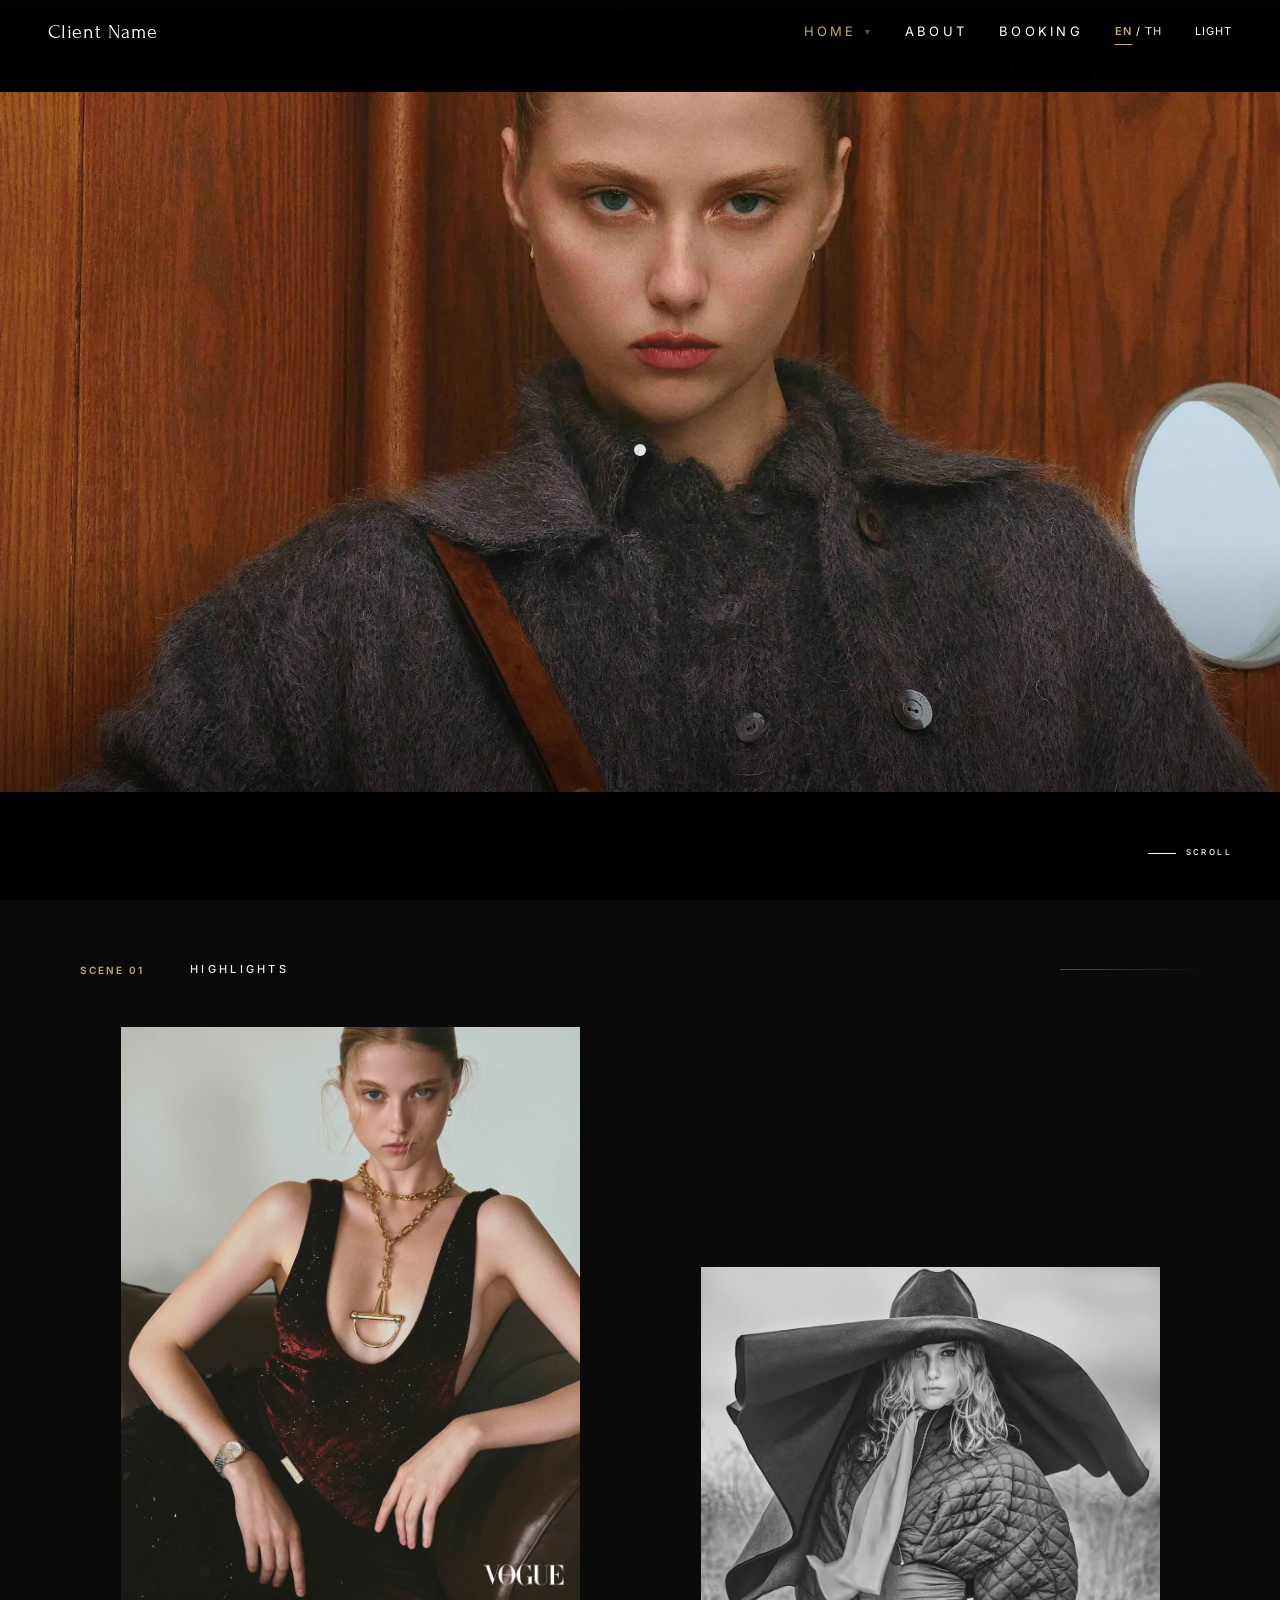
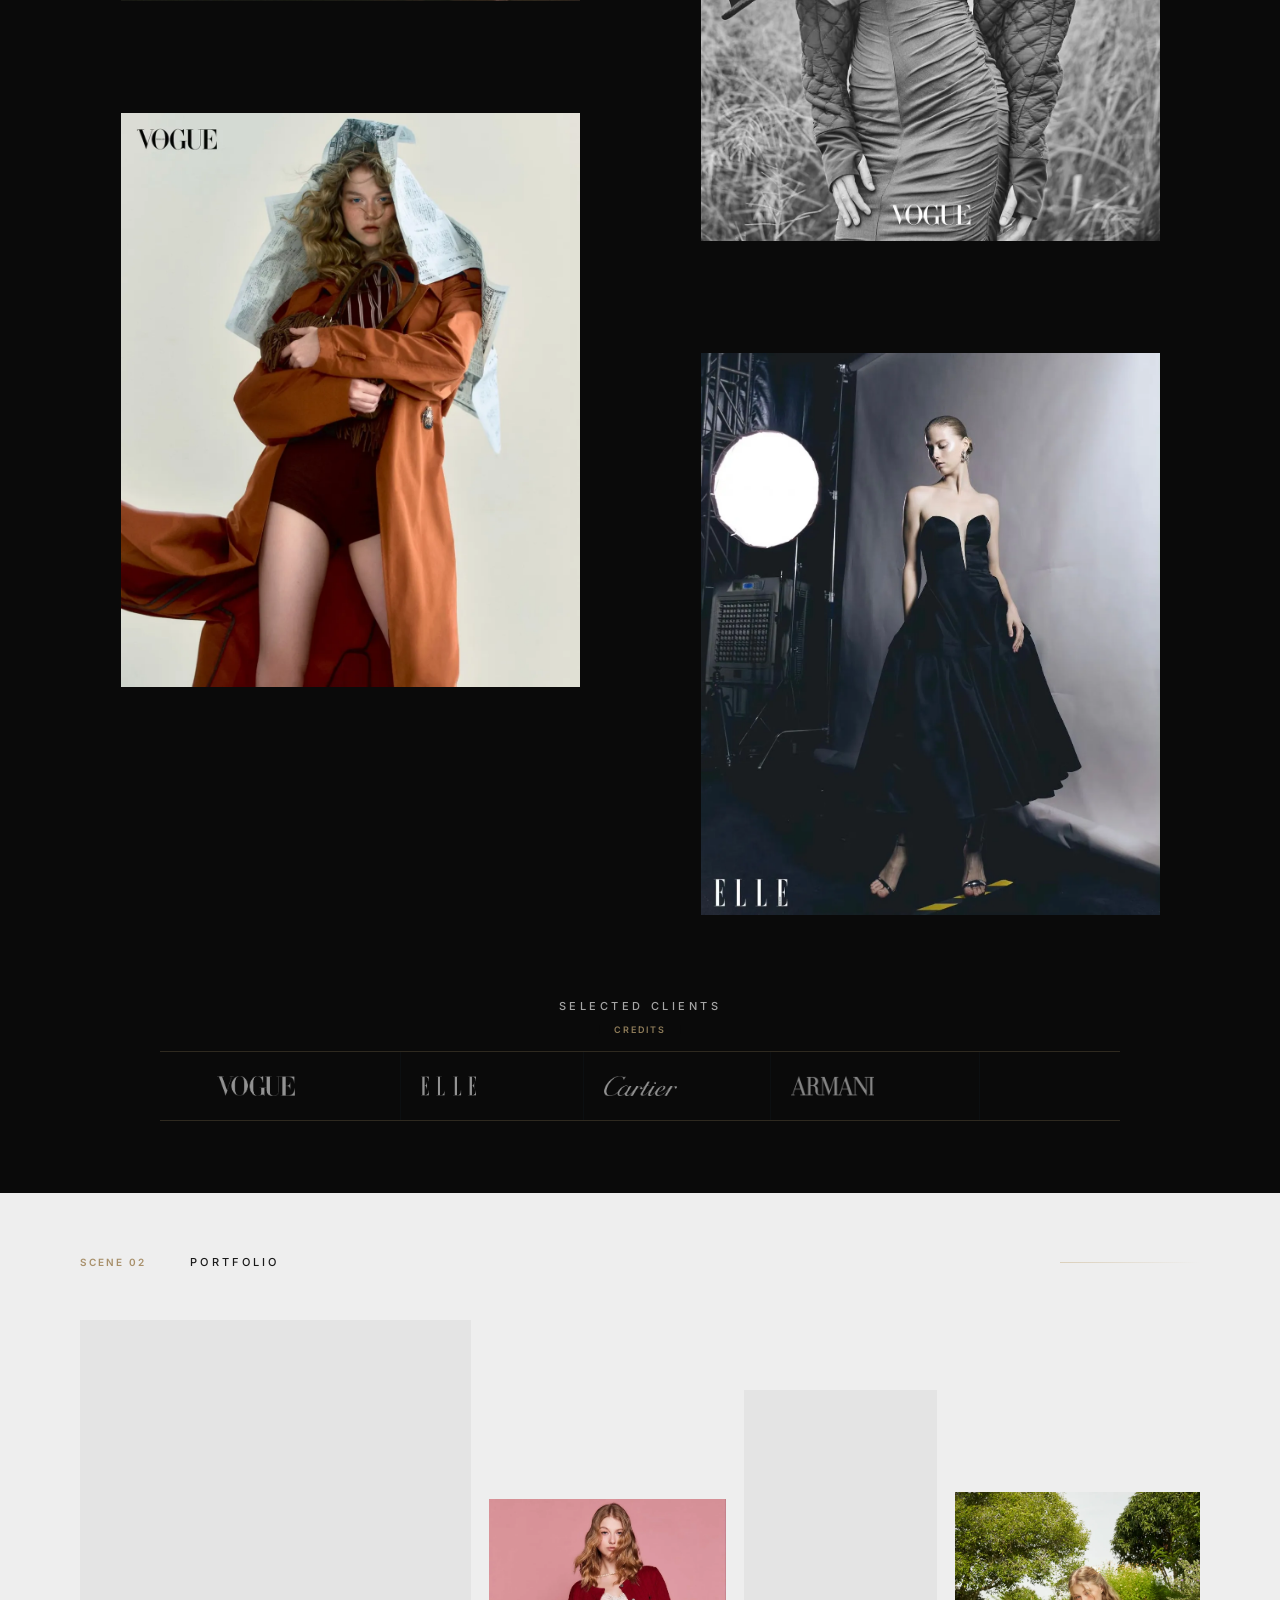
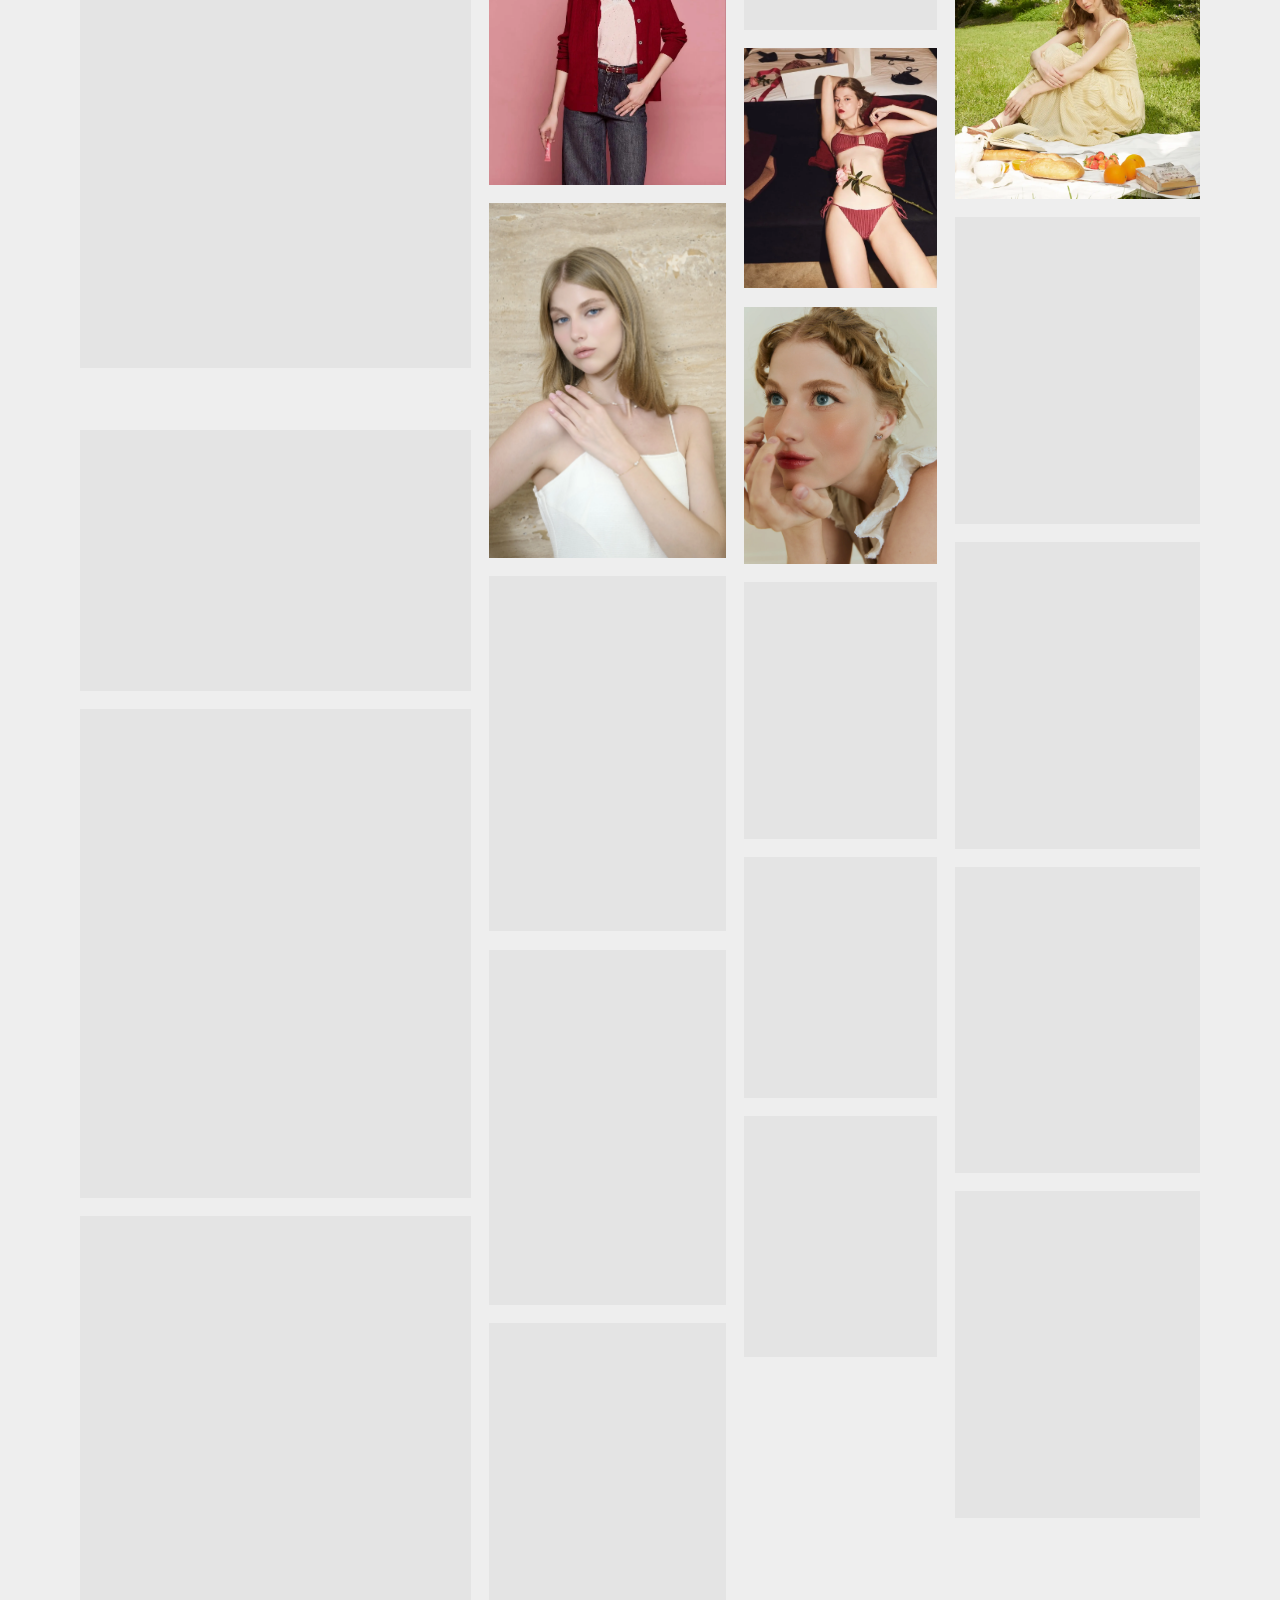
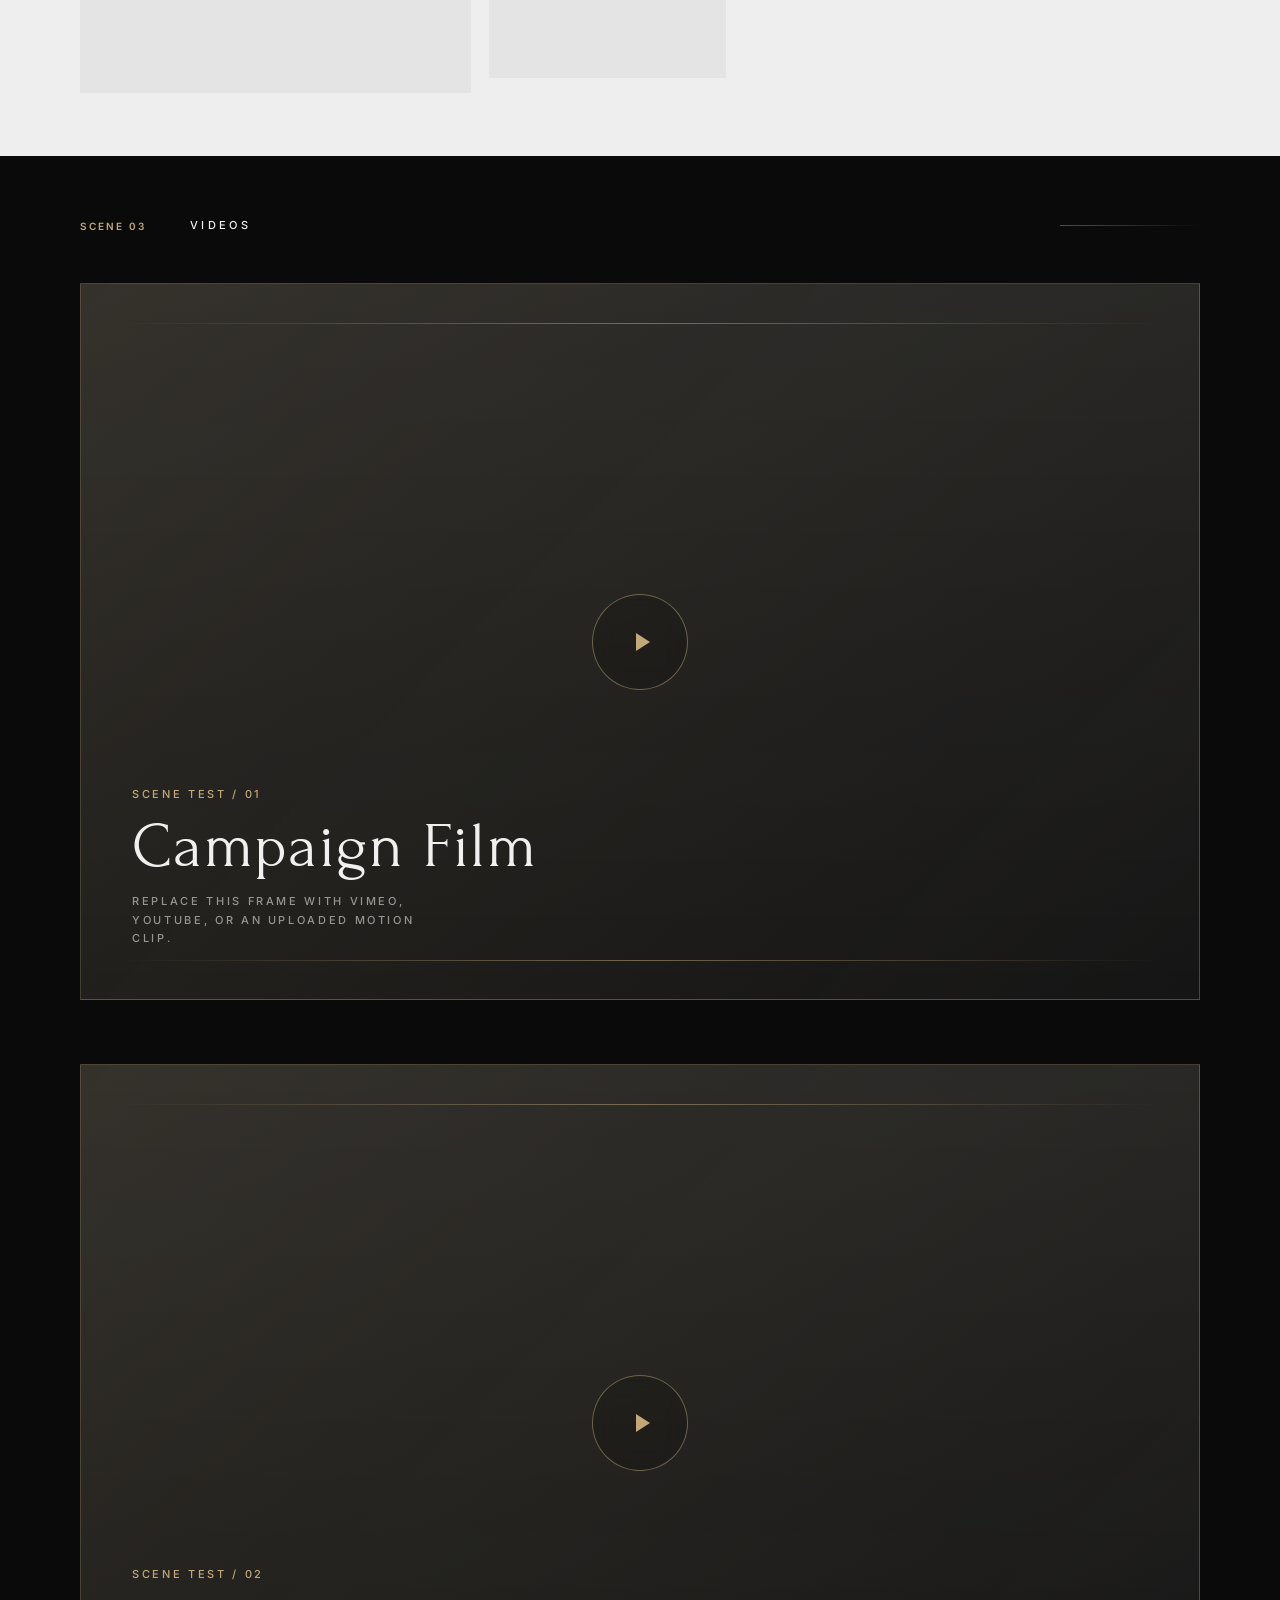
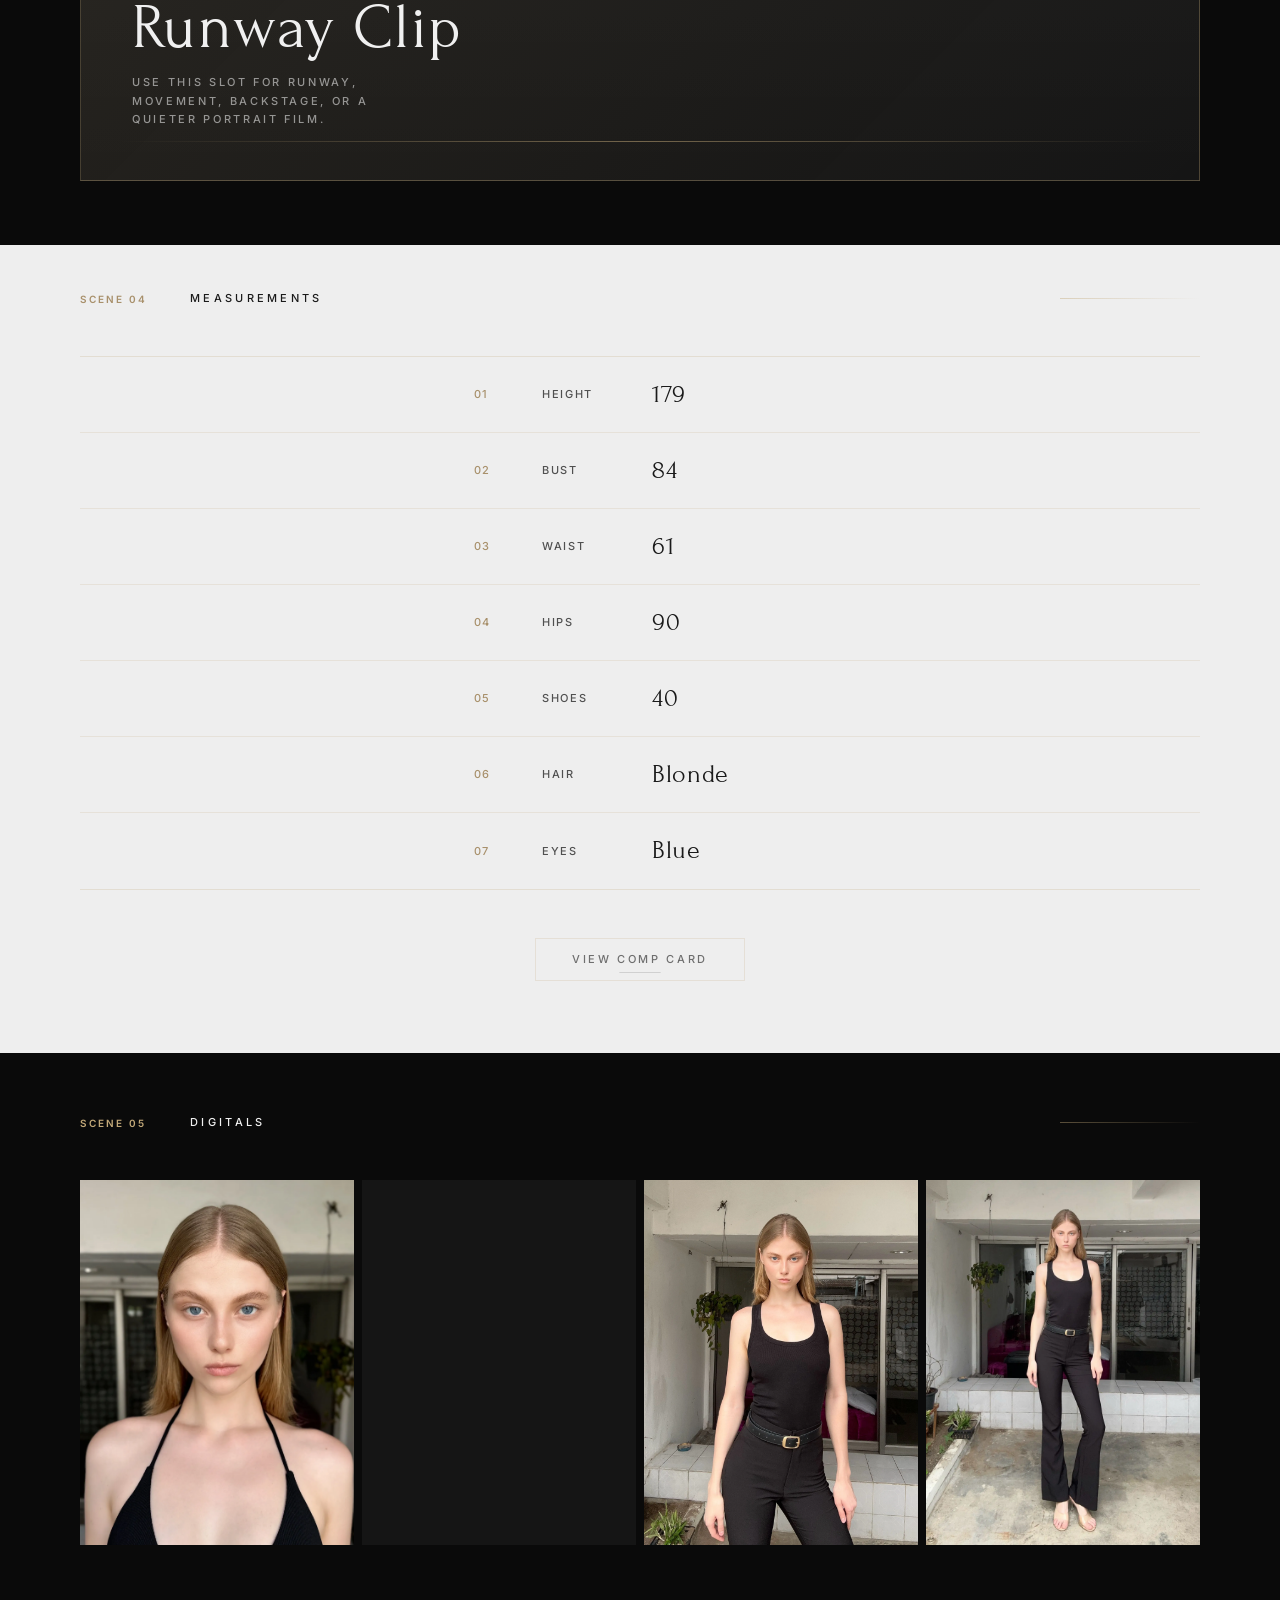
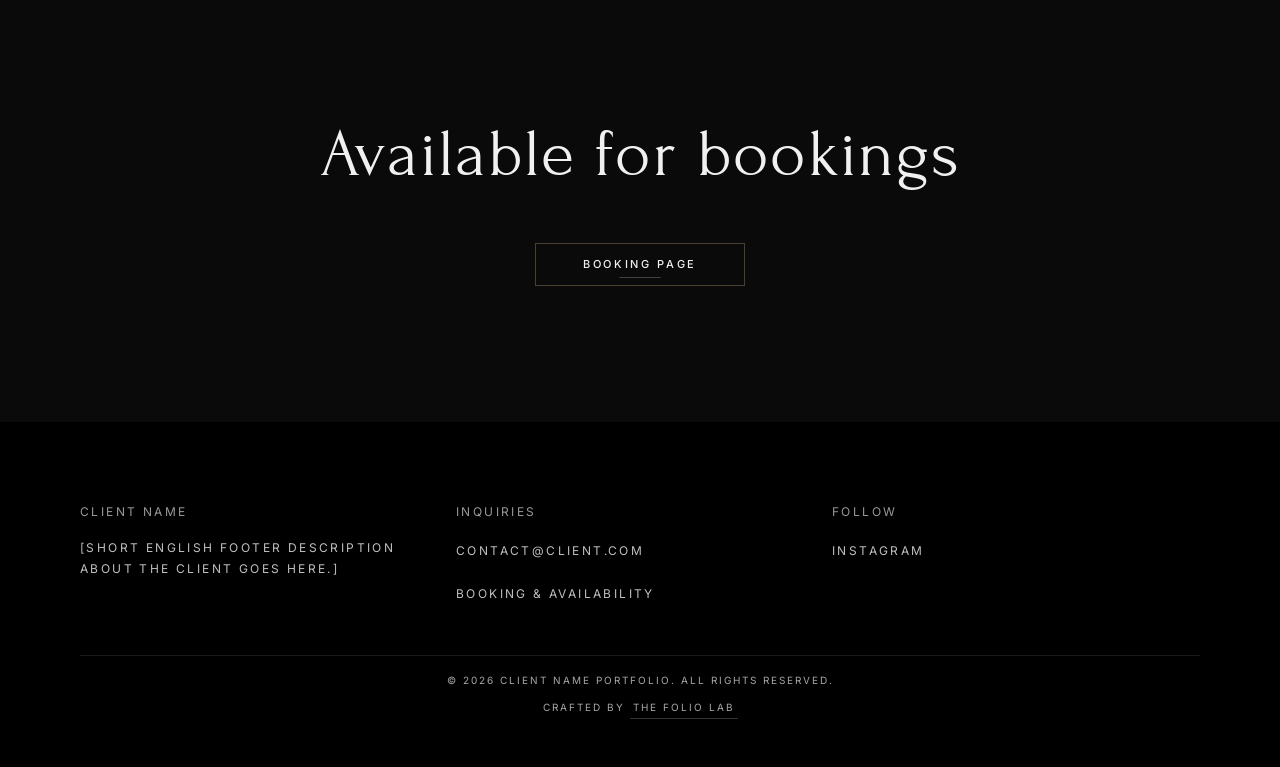
<file: index.html>
<!DOCTYPE html>
<html lang="en" data-theme="dark">
<head>
    <meta charset="UTF-8">
    <meta name="viewport" content="width=device-width, initial-scale=1.0, viewport-fit=cover">
    
    <!-- =================================================================== -->
    <!-- SEO & METADATA (Update these values for each new client) -->
    <!-- =================================================================== -->
    <meta name="description" content="Editorial model and creative director portfolio.">
    <meta name="robots" content="index, follow, max-image-preview:large">
    <link rel="canonical" href="https://your-client-domain.com/">
    
    <!-- Open Graph (Facebook, LinkedIn, iMessage) -->
    <meta property="og:title" content="Portfolio | Client Name">
    <meta property="og:description" content="Editorial model and creative director portfolio.">
    <meta property="og:image" content="https://your-client-domain.com/image/hero/hero.webp">
    <meta property="og:url" content="https://your-client-domain.com/">
    <meta property="og:type" content="website">
    
    <!-- Twitter Cards -->
    <meta name="twitter:card" content="summary_large_image">
    <meta name="twitter:title" content="Portfolio | Client Name">
    <meta name="twitter:description" content="Editorial model and creative director portfolio.">
    <meta name="twitter:image" content="https://your-client-domain.com/image/hero/hero.webp">
    
    <!-- Apple Web App Settings -->
    <meta name="apple-mobile-web-app-capable" content="yes">
    <meta name="apple-mobile-web-app-status-bar-style" content="black-translucent">
    
    <meta name="theme-color" content="#F5F5F5" media="(prefers-color-scheme: light)">
    <meta name="theme-color" content="#0A0A0A" media="(prefers-color-scheme: dark)">
    <link rel="manifest" href="manifest.json">
    <title>Portfolio | Client Name</title>
    <link rel="stylesheet" href="style.css">
    <link href="https://fonts.googleapis.com/css2?family=Forum&family=Inter:wght@400;600&family=Playfair+Display:ital,wght@0,400;0,700;1,400&display=swap" rel="stylesheet">
    <link rel="preconnect" href="https://player.vimeo.com">
    <link rel="preconnect" href="https://i.vimeocdn.com">
    <link rel="preload" as="image" href="image/hero/hero.webp" fetchpriority="high">
    <script src="config.js"></script>

    <!-- JSON-LD Structured Data -->
    <script type="application/ld+json">
    {
      "@context": "https://schema.org",
      "@type": "Person",
      "name": "Client Name",
      "url": "https://your-client-domain.com/",
      "image": "https://your-client-domain.com/image/hero/hero.webp",
      "jobTitle": "Model and Creative Director"
    }
    </script>
</head>
<body>

    <!-- Luxury Splash Screen -->
    <div id="splash-screen" class="splash-screen">
        <div class="splash-stack">
            <div class="splash-logo" id="splashClientName"></div>
            <div class="splash-caption" id="splashCaption"></div>
        </div>
        <script>
            // Instantly inject the client name and wait for fonts to fully load before starting the animation to completely eliminate FOUT (Flash of Unstyled Text)
            const splashLogo = document.getElementById('splashClientName');
            if (splashLogo && window.CLIENT_CONFIG) {
                splashLogo.textContent = window.CLIENT_CONFIG.name;
                document.fonts.ready.then(() => {
                    splashLogo.style.animation = 'splashFadeInOut 2.5s cubic-bezier(0.16, 1, 0.3, 1) forwards';
                    const splashCaption = document.getElementById('splashCaption');
                    if (splashCaption) {
                        splashCaption.textContent = window.CLIENT_CONFIG.splashCaption || '';
                        splashCaption.style.animation = 'splashCaptionFade 2.5s cubic-bezier(0.16, 1, 0.3, 1) forwards';
                    }
                });
            }
        </script>
    </div>

    <script src="nav.js"></script>
    <header class="hero" id="hero">
        <!-- Change the background image URL right here for new clients -->
        <div class="hero-bg" style="background-image: url('image/hero/hero.webp');"></div>
        <div class="hero-content">
            <h1 class="reveal" id="clientNameHero"></h1>
            <p class="hero-tagline reveal delay-1">
                <span lang="en" id="taglineEn"></span>
                <span lang="th" id="taglineTh"></span>
            </p>
            <div class="hero-btns reveal delay-2">
                <a href="booking.html" class="btn-primary" lang="en">Book Me</a>
                <a href="booking.html" class="btn-primary" lang="th">จองคิว</a>
                <a href="#highlights" class="btn-secondary" lang="en">View Portfolio</a>
                <a href="#highlights" class="btn-secondary" lang="th">ดูผลงาน</a>
            </div>
        </div>
        <div class="scroll-hint">
            <span lang="en">Scroll</span>
            <span lang="th">เลื่อนลง</span>
            <span class="arrow">↓</span>
        </div>
    </header>

    <!-- SECTION 2: Highlights (4 Images) -->
    <section id="highlights">
        <div class="container">
            <p class="section-label reveal" data-scene="Scene 01">
                <span lang="en">Highlights</span>
                <span lang="th">ไฮไลต์</span>
            </p>
            <div class="section-grid-full">
                <div class="featured-grid">
                    <div class="featured-item reveal"><img src="image/highlights/01.webp" alt="Editorial" loading="lazy" decoding="async"></div>
                    <div class="featured-item reveal"><img src="image/highlights/IMG_1733.webp" alt="Editorial" loading="lazy" decoding="async"></div>
                    <div class="featured-item reveal"><img src="image/highlights/IMG_0470.WEBP" alt="Editorial" loading="lazy" decoding="async"></div>
                    <div class="featured-item reveal"><img src="image/highlights/04.webp" alt="Editorial" loading="lazy" decoding="async"></div>
                </div>
            </div>
        </div>
    </section>

    <!-- SECTION 2.5: Selected Clients -->
    <section id="selected-clients">
        <div class="container">
            <div class="section-grid-full section-grid-full--center">
                <h3 class="client-strip-title reveal">
                    <span lang="en">Selected Clients</span>
                    <span lang="th">ลูกค้าที่ร่วมงาน</span>
                </h3>
                <div class="brand-strip brand-strip--home reveal delay-1">
                    <img src="image/brand_icons/vogue.webp" alt="VOGUE" class="brand-logo" loading="lazy" decoding="async">
                    <img src="image/brand_icons/elle.webp" alt="ELLE" class="brand-logo" loading="lazy" decoding="async">
                    <img src="image/brand_icons/cartier.webp" alt="CARTIER" class="brand-logo" loading="lazy" decoding="async">
                    <img src="image/brand_icons/armani.webp" alt="ARMANI" class="brand-logo" loading="lazy" decoding="async">
                    <img src="image/brand_icons/levi.webp" alt="LEVI'S" class="brand-logo" loading="lazy" decoding="async">
                </div>
            </div>
        </div>
    </section>

    <!-- SECTION 3: Full Portfolio (20 Images) -->
    <section id="portfolio" class="bg-alt">
        <div class="container">
            <p class="section-label reveal" data-scene="Scene 02">
                <span lang="en">Portfolio</span>
                <span lang="th">ผลงาน</span>
            </p>
            <div class="section-grid-full">
                <div class="full-grid">
                    <div class="portfolio-column">
                        <div class="masonry-col">
                            <img src="image/portfolio/01.webp" alt="Work" class="reveal" width="1210" height="1462" loading="lazy" decoding="async">
                            <img src="image/portfolio/02.webp" alt="Work" class="reveal" width="2448" height="1632" loading="lazy" decoding="async">
                            <img src="image/portfolio/03.webp" alt="Work" class="reveal" width="1080" height="1350" loading="lazy" decoding="async">
                            <img src="image/portfolio/04.webp" alt="Work" class="reveal" width="1206" height="1470" loading="lazy" decoding="async">
                        </div>
                        <div class="masonry-col">
                            <img src="image/portfolio/05.webp" alt="Work" class="reveal" width="1206" height="1458" loading="lazy" decoding="async">
                            <img src="image/portfolio/06.webp" alt="Work" class="reveal" width="1900" height="2850" loading="lazy" decoding="async">
                            <img src="image/portfolio/07.webp" alt="Work" class="reveal" width="1900" height="2850" loading="lazy" decoding="async">
                            <img src="image/portfolio/08.webp" alt="Work" class="reveal" width="1900" height="2850" loading="lazy" decoding="async">
                            <img src="image/portfolio/09.webp" alt="Work" class="reveal" width="1900" height="2850" loading="lazy" decoding="async">
                        </div>
                        <img src="image/portfolio/10.webp" alt="Work" class="reveal portfolio-image-10-mobile" width="1080" height="1346" loading="lazy" decoding="async">
                    </div>
                    <div class="portfolio-column">
                        <div class="masonry-col">
                            <img src="image/portfolio/10.webp" alt="Work" class="reveal portfolio-image-10-desktop" width="1080" height="1346" loading="lazy" decoding="async">
                            <img src="image/portfolio/11.webp" alt="Work" class="reveal" width="993" height="1238" loading="lazy" decoding="async">
                            <img src="image/portfolio/12.webp" alt="Work" class="reveal" width="1900" height="2533" loading="lazy" decoding="async">
                            <img src="image/portfolio/13.webp" alt="Work" class="reveal" width="1900" height="2533" loading="lazy" decoding="async">
                            <img src="image/portfolio/14.webp" alt="Work" class="reveal" width="1080" height="1350" loading="lazy" decoding="async">
                            <img src="image/portfolio/15.webp" alt="Work" class="reveal" width="1080" height="1350" loading="lazy" decoding="async">
                        </div>
                        <div class="masonry-col">
                            <img src="image/portfolio/16.webp" alt="Work" class="reveal" width="1400" height="1750" loading="lazy" decoding="async">
                            <img src="image/portfolio/17.webp" alt="Work" class="reveal" width="1600" height="2000" loading="lazy" decoding="async">
                            <img src="image/portfolio/18.webp" alt="Work" class="reveal" width="750" height="938" loading="lazy" decoding="async">
                            <img src="image/portfolio/19.webp" alt="Work" class="reveal" width="1080" height="1347" loading="lazy" decoding="async">
                            <img src="image/portfolio/20.webp" alt="Work" class="reveal" width="1080" height="1440" loading="lazy" decoding="async">
                        </div>
                    </div>
                </div>
            </div>
        </div>
    </section>

    <!-- SECTION 4: Video Portfolio (2 Videos) -->
    <section id="motion">
        <div class="container">
            <p class="section-label reveal" data-scene="Scene 03">
                <span lang="en">Videos</span>
                <span lang="th">วิดีโอ</span>
            </p>
            <div class="section-grid-full">
                <div class="video-grid">
                    <div class="video-item reveal">
                        <div class="cinematic-video-placeholder">
                            <span class="cinematic-video-placeholder__play" aria-hidden="true"></span>
                            <div class="cinematic-video-placeholder__inner">
                                <span class="cinematic-video-placeholder__frame">Scene Test / 01</span>
                                <span class="cinematic-video-placeholder__title" lang="en">Campaign Film</span>
                                <span class="cinematic-video-placeholder__title" lang="th">วิดีโอแคมเปญ</span>
                                <span class="cinematic-video-placeholder__note" lang="en">Replace this frame with Vimeo, YouTube, or an uploaded motion clip.</span>
                                <span class="cinematic-video-placeholder__note" lang="th">แทนที่เฟรมนี้ด้วยวิดีโอจาก Vimeo, YouTube หรือไฟล์วิดีโอของลูกค้า</span>
                            </div>
                        </div>
                    </div>
                    <div class="video-item reveal">
                        <div class="cinematic-video-placeholder">
                            <span class="cinematic-video-placeholder__play" aria-hidden="true"></span>
                            <div class="cinematic-video-placeholder__inner">
                                <span class="cinematic-video-placeholder__frame">Scene Test / 02</span>
                                <span class="cinematic-video-placeholder__title" lang="en">Runway Clip</span>
                                <span class="cinematic-video-placeholder__title" lang="th">วิดีโอรันเวย์</span>
                                <span class="cinematic-video-placeholder__note" lang="en">Use this slot for runway, movement, backstage, or a quieter portrait film.</span>
                                <span class="cinematic-video-placeholder__note" lang="th">ใช้ช่องนี้สำหรับวิดีโอรันเวย์ การเคลื่อนไหว เบื้องหลัง หรือพอร์ตเทรตวิดีโอ</span>
                            </div>
                        </div>
                    </div>
                </div>
            </div>
        </div>
    </section>

    <!-- SECTION 5: Measurements -->
    <section id="measurements" class="bg-alt">
        <div class="container">
            <p class="section-label reveal" data-scene="Scene 04">
                <span lang="en">Measurements</span>
                <span lang="th">สัดส่วน</span>
            </p>
            <div class="section-grid-full">
                <div class="info-strip">
                    <div class="info-row"><span class="info-row__code">01</span><span class="info-row__label"><span lang="en">Height</span><span lang="th">ส่วนสูง</span></span><strong id="val-height"></strong></div>
                    <div class="info-row"><span class="info-row__code">02</span><span class="info-row__label"><span lang="en">Bust</span><span lang="th">อก</span></span><strong id="val-bust"></strong></div>
                    <div class="info-row"><span class="info-row__code">03</span><span class="info-row__label"><span lang="en">Waist</span><span lang="th">เอว</span></span><strong id="val-waist"></strong></div>
                    <div class="info-row"><span class="info-row__code">04</span><span class="info-row__label"><span lang="en">Hips</span><span lang="th">สะโพก</span></span><strong id="val-hips"></strong></div>
                    <div class="info-row"><span class="info-row__code">05</span><span class="info-row__label"><span lang="en">Shoes</span><span lang="th">รองเท้า</span></span><strong id="val-shoes"></strong></div>
                    <div class="info-row"><span class="info-row__code">06</span><span class="info-row__label"><span lang="en">Hair</span><span lang="th">สีผม</span></span><strong><span lang="en" id="val-hairEn"></span><span lang="th" id="val-hairTh"></span></strong></div>
                    <div class="info-row"><span class="info-row__code">07</span><span class="info-row__label"><span lang="en">Eyes</span><span lang="th">นัยน์ตา</span></span><strong><span lang="en" id="val-eyesEn"></span><span lang="th" id="val-eyesTh"></span></strong></div>
                </div>
                <!-- Subtle Comp Card Button -->
                <div class="comp-card-container reveal delay-1" id="compCardContainer">
                    <button type="button" id="compCardBtn" class="btn-bold">
                        <span lang="en">View Comp Card</span>
                        <span lang="th">ดูคอมพ์การ์ด</span>
                    </button>
                </div>
            </div>
        </div>
    </section>

    <!-- SECTION 6: Digitals (4 Images) -->
    <section id="digitals">
        <div class="container">
            <p class="section-label reveal" data-scene="Scene 05">
                <span lang="en">Digitals</span>
                <span lang="th">สแนปช็อต</span>
            </p>
            <div class="section-grid-full">
                <div class="digitals-grid">
                    <img src="image/digitals/01.webp" alt="Digital 1" class="reveal" loading="lazy" decoding="async">
                    <img src="image/digitals/02.webp" alt="Digital 2" class="reveal" loading="lazy" decoding="async">
                    <img src="image/digitals/03.webp" alt="Digital 3" class="reveal" loading="lazy" decoding="async">
                    <img src="image/digitals/04.webp" alt="Digital 4" class="reveal" loading="lazy" decoding="async">
                </div>
            </div>
        </div>
    </section>

    <section class="cta-section">
        <h2 class="reveal">
            <span lang="en">Available for bookings</span>
            <span lang="th">ติดต่องานและจองคิว</span>
        </h2>
        <a href="booking.html" class="btn-bold reveal delay-1">
            <span lang="en">Booking Page</span>
            <span lang="th">ไปที่หน้าการจอง</span>
        </a>
    </section>

    <a href="#hero" class="back-to-top">
        <span lang="en">Top</span>
        <span lang="th">กลับขึ้นบน</span>
    </a>

    <div id="imageModal" class="modal">
        <span class="modal-nav modal-prev">&#10094;</span>
        <img class="modal-content" id="img01">
        <div class="modal-caption" id="imageModalCaption" aria-live="polite">
            <div class="modal-caption__kicker" id="imageModalCaptionKicker"></div>
            <div class="modal-caption__text">
                <span lang="en" id="imageModalCaptionEn"></span>
                <span lang="th" id="imageModalCaptionTh"></span>
            </div>
        </div>
        <button type="button" class="modal-caption-toggle" id="imageModalCaptionToggle" aria-pressed="true">
            <span lang="en" id="imageModalCaptionToggleEn">Captions: On</span>
            <span lang="th" id="imageModalCaptionToggleTh">คำบรรยาย: เปิด</span>
        </button>
        <button type="button" class="modal-fullscreen-toggle" id="imageModalFullscreenToggle" aria-pressed="false">
            <span lang="en" id="imageModalFullscreenToggleEn">Fullscreen</span>
            <span lang="th" id="imageModalFullscreenToggleTh">เต็มจอ</span>
        </button>
        <span class="modal-nav modal-next">&#10095;</span>
    </div>

    <!-- Dedicated Comp Card Modal -->
    <div id="compCardModal" class="modal" role="dialog" aria-modal="true" aria-label="Comp Card">
        <img class="modal-content" id="compCardImg" alt="Client Comp Card">
        <div class="comp-card-modal-note">
            <a href="#" id="compCardDownload" download="Comp_Card" class="btn-primary comp-card-download">
                <span lang="en">Download Comp Card</span>
                <span lang="th">ดาวน์โหลดคอมพ์การ์ด</span>
            </a>
        </div>
    </div>

    <script src="footer.js"></script>
    <script src="main.js"></script>

</body>
</html>
</file>
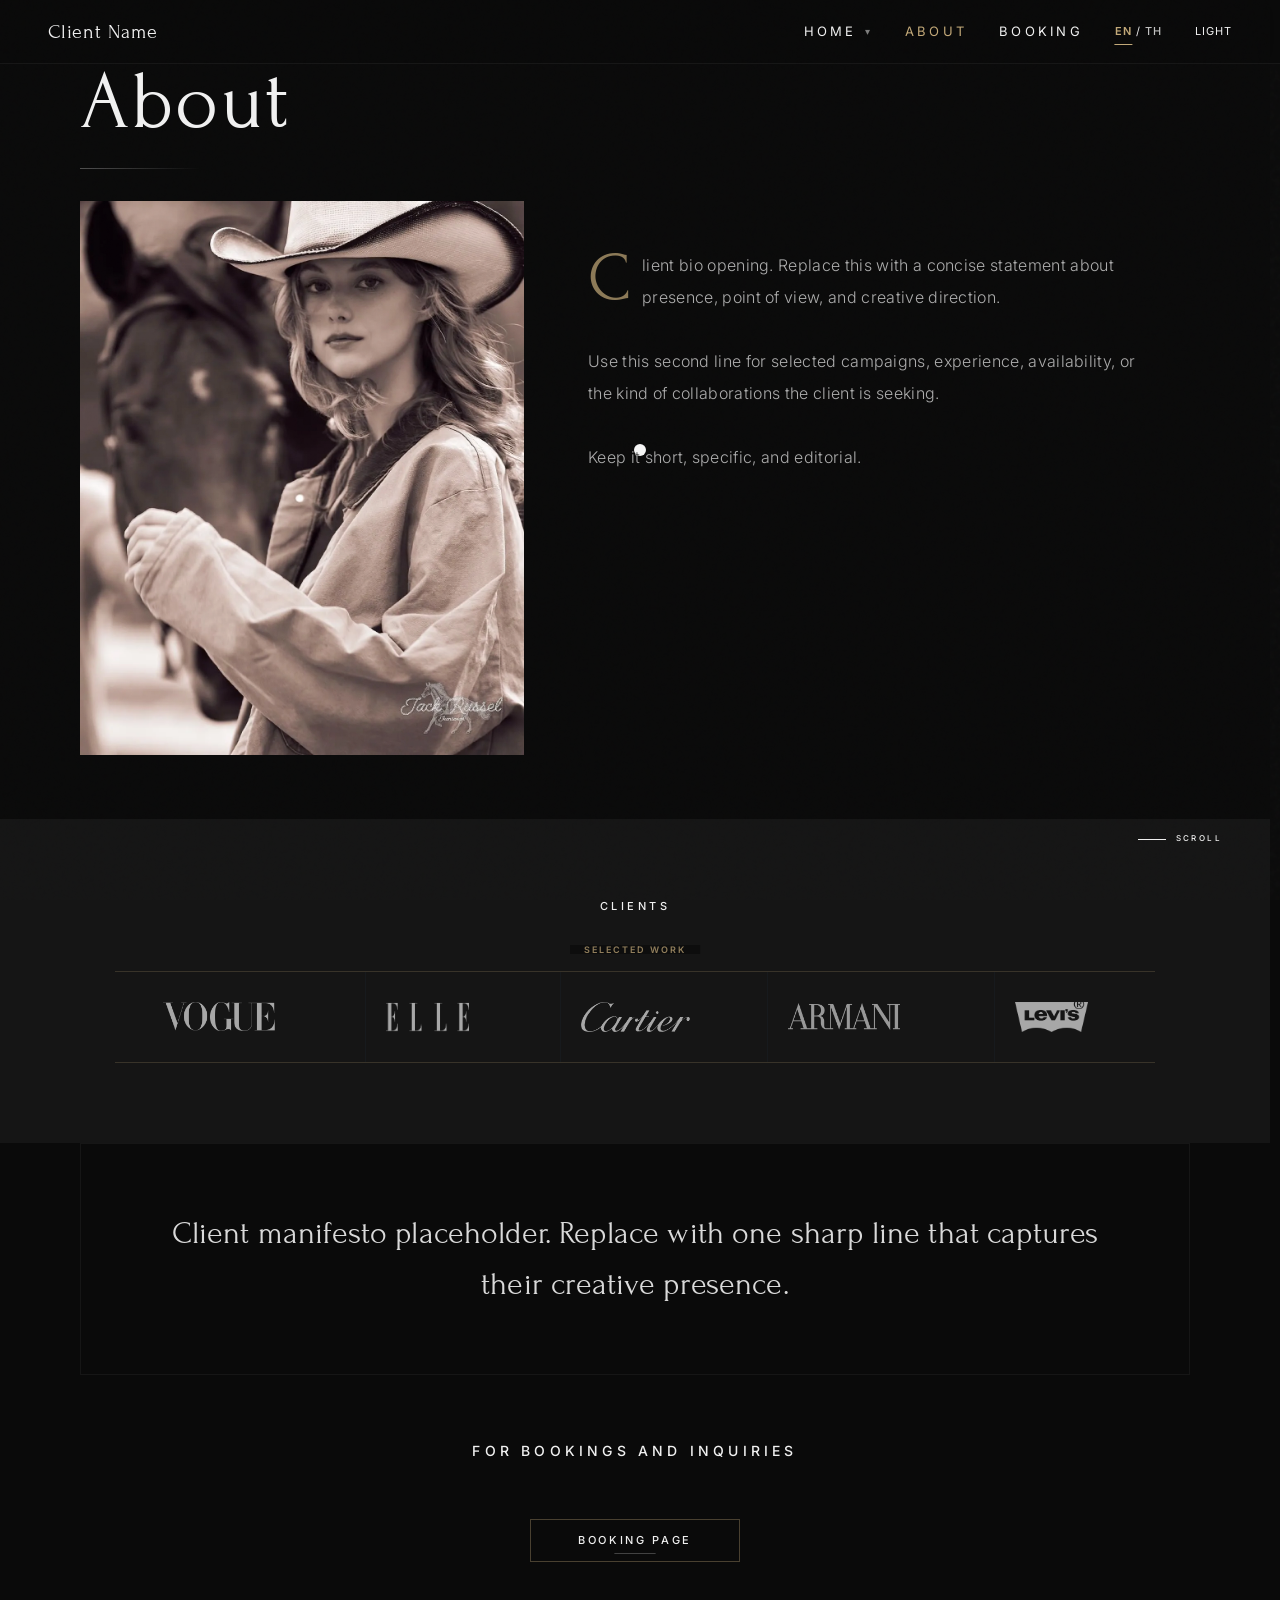
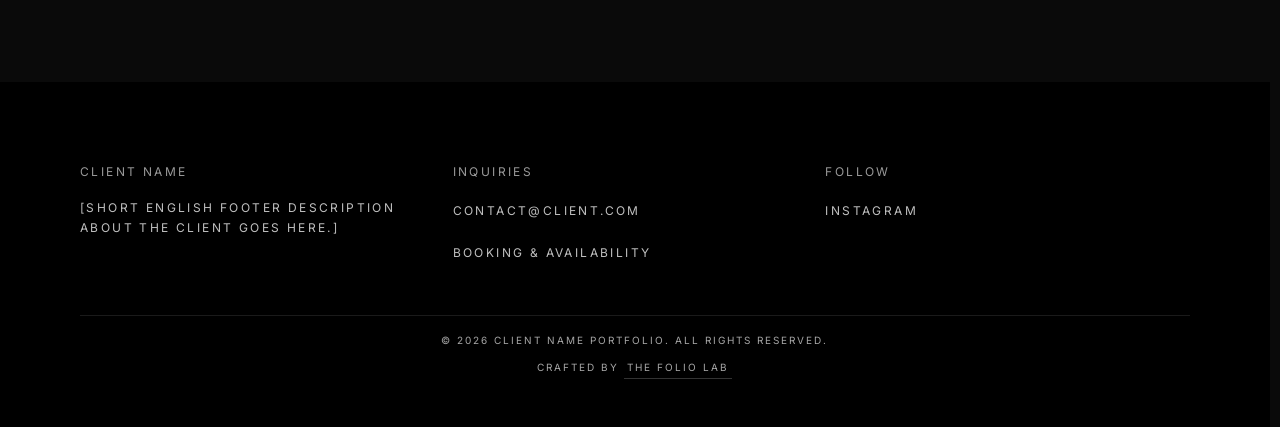
<file: about.html>
<!DOCTYPE html>
<html lang="en" data-theme="dark">
<head>
    <meta charset="UTF-8">
    <meta name="viewport" content="width=device-width, initial-scale=1.0, viewport-fit=cover">
    
    <!-- SEO & METADATA -->
    <meta name="description" content="Learn more about [Client Name] and their professional experience.">
    <meta name="robots" content="index, follow, max-image-preview:large">
    <link rel="canonical" href="https://your-client-domain.com/about.html">
    
    <!-- Open Graph -->
    <meta property="og:title" content="About | Client Name">
    <meta property="og:description" content="Learn more about [Client Name] and their professional experience.">
    <meta property="og:image" content="https://your-client-domain.com/image/about/01.webp">
    <meta property="og:url" content="https://your-client-domain.com/about.html">
    <meta property="og:type" content="profile">
    
    <!-- Twitter Cards -->
    <meta name="twitter:card" content="summary_large_image">
    <meta name="twitter:title" content="About | Client Name">
    <meta name="twitter:description" content="Learn more about [Client Name] and their professional experience.">
    <meta name="twitter:image" content="https://your-client-domain.com/image/about/01.webp">
    
    <meta name="apple-mobile-web-app-capable" content="yes">
    <meta name="apple-mobile-web-app-status-bar-style" content="black-translucent">
    <meta name="theme-color" content="#F5F5F5" media="(prefers-color-scheme: light)">
    <meta name="theme-color" content="#0A0A0A" media="(prefers-color-scheme: dark)">
    <link rel="manifest" href="manifest.json">
    <title>About | Client Name</title>
    <link rel="stylesheet" href="style.css">
    <link href="https://fonts.googleapis.com/css2?family=Forum&family=Inter:wght@400;600&family=Playfair+Display:ital,wght@0,400;0,700;1,400&display=swap" rel="stylesheet">
    <script src="config.js"></script>

    <!-- JSON-LD Structured Data -->
    <script type="application/ld+json">
    {
      "@context": "https://schema.org",
      "@type": "ProfilePage",
      "mainEntity": {
        "@type": "Person",
        "name": "Client Name",
        "image": "https://your-client-domain.com/image/about/01.webp",
        "description": "Professional model and creative director.",
        "url": "https://your-client-domain.com/about.html"
      }
    }
    </script>
</head>
<body>

    <script src="nav.js"></script>

    <section class="about-intro">
        <div class="container">
            <div class="section-grid-full">
                <h2 class="page-header reveal">
                    <span lang="en">About</span>
                    <span lang="th">เกี่ยวกับฉัน</span>
                </h2>
                <div class="split-layout">
                    <img src="image/about/01.webp" alt="Portrait" class="reveal" loading="lazy">
                    <div class="bio reveal delay-1">
                        <p lang="en">Client bio opening. Replace this with a concise statement about presence, point of view, and creative direction.</p>
                        <p lang="th">ย่อหน้าเปิดประวัติ แทนที่ด้วยคำแนะนำตัวที่กระชับเกี่ยวกับตัวตน มุมมอง และทิศทางสร้างสรรค์</p>

                        <p lang="en">Use this second line for selected campaigns, experience, availability, or the kind of collaborations the client is seeking.</p>
                        <p lang="th">ใช้ย่อหน้าที่สองสำหรับแคมเปญ ประสบการณ์ ความพร้อมรับงาน หรือรูปแบบงานที่ต้องการร่วมงาน</p>
                            
                        <p lang="en">Keep it short, specific, and editorial.</p>
                        <p lang="th">เขียนให้สั้น ชัดเจน และมีโทนแบบเอดิทอเรียล</p>
                    </div>
                </div>
            </div>
        </div>
        <a href="#about-clients" class="scroll-hint about-scroll-hint" aria-label="Scroll to clients">
            <span lang="en">Scroll</span>
            <span lang="th">เลื่อนลง</span>
            <span class="arrow">↓</span>
        </a>
    </section>

    <section id="about-clients" class="container about-clients">
        <div class="section-grid-full about-clients__inner">
            <h2 class="client-strip-title reveal">
                <span lang="en">Clients</span>
                <span lang="th">ลูกค้าที่ร่วมงาน</span>
            </h2>
            <div class="brand-strip brand-strip--about reveal delay-1">
                <img src="image/brand_icons/vogue.webp" alt="VOGUE" class="brand-logo" loading="lazy" decoding="async">
                <img src="image/brand_icons/elle.webp" alt="ELLE" class="brand-logo" loading="lazy" decoding="async">
                <img src="image/brand_icons/cartier.webp" alt="CARTIER" class="brand-logo" loading="lazy" decoding="async">
                <img src="image/brand_icons/armani.webp" alt="ARMANI" class="brand-logo" loading="lazy" decoding="async">
                <img src="image/brand_icons/levi.webp" alt="LEVI'S" class="brand-logo" loading="lazy" decoding="async">
            </div>
        </div>
    </section>

    <section class="container about-manifesto">
        <div class="section-grid-full">
            <div class="editorial-frame reveal">
                <p class="editorial-quote">
                    <span lang="en">Client manifesto placeholder. Replace with one sharp line that captures their creative presence.</span>
                    <span lang="th">ข้อความแมนิเฟสโตตัวอย่าง แทนที่ด้วยประโยคสั้นคมที่สะท้อนตัวตนและทิศทางสร้างสรรค์ของลูกค้า</span>
                </p>
            </div>
            
            <div class="about-booking-cta">
                <h3 class="reveal">
                    <span lang="en">For bookings and inquiries</span>
                    <span lang="th">สำหรับการจองและติดต่อสอบถาม</span>
                </h3>
                <a href="booking.html" class="btn-bold reveal delay-1">
                    <span lang="en">Booking Page</span>
                    <span lang="th">ไปที่หน้าการจอง</span>
                </a>
            </div>
        </div>
    </section>

    <script src="footer.js"></script>
    <script src="main.js"></script>
</body>
</html>
</file>
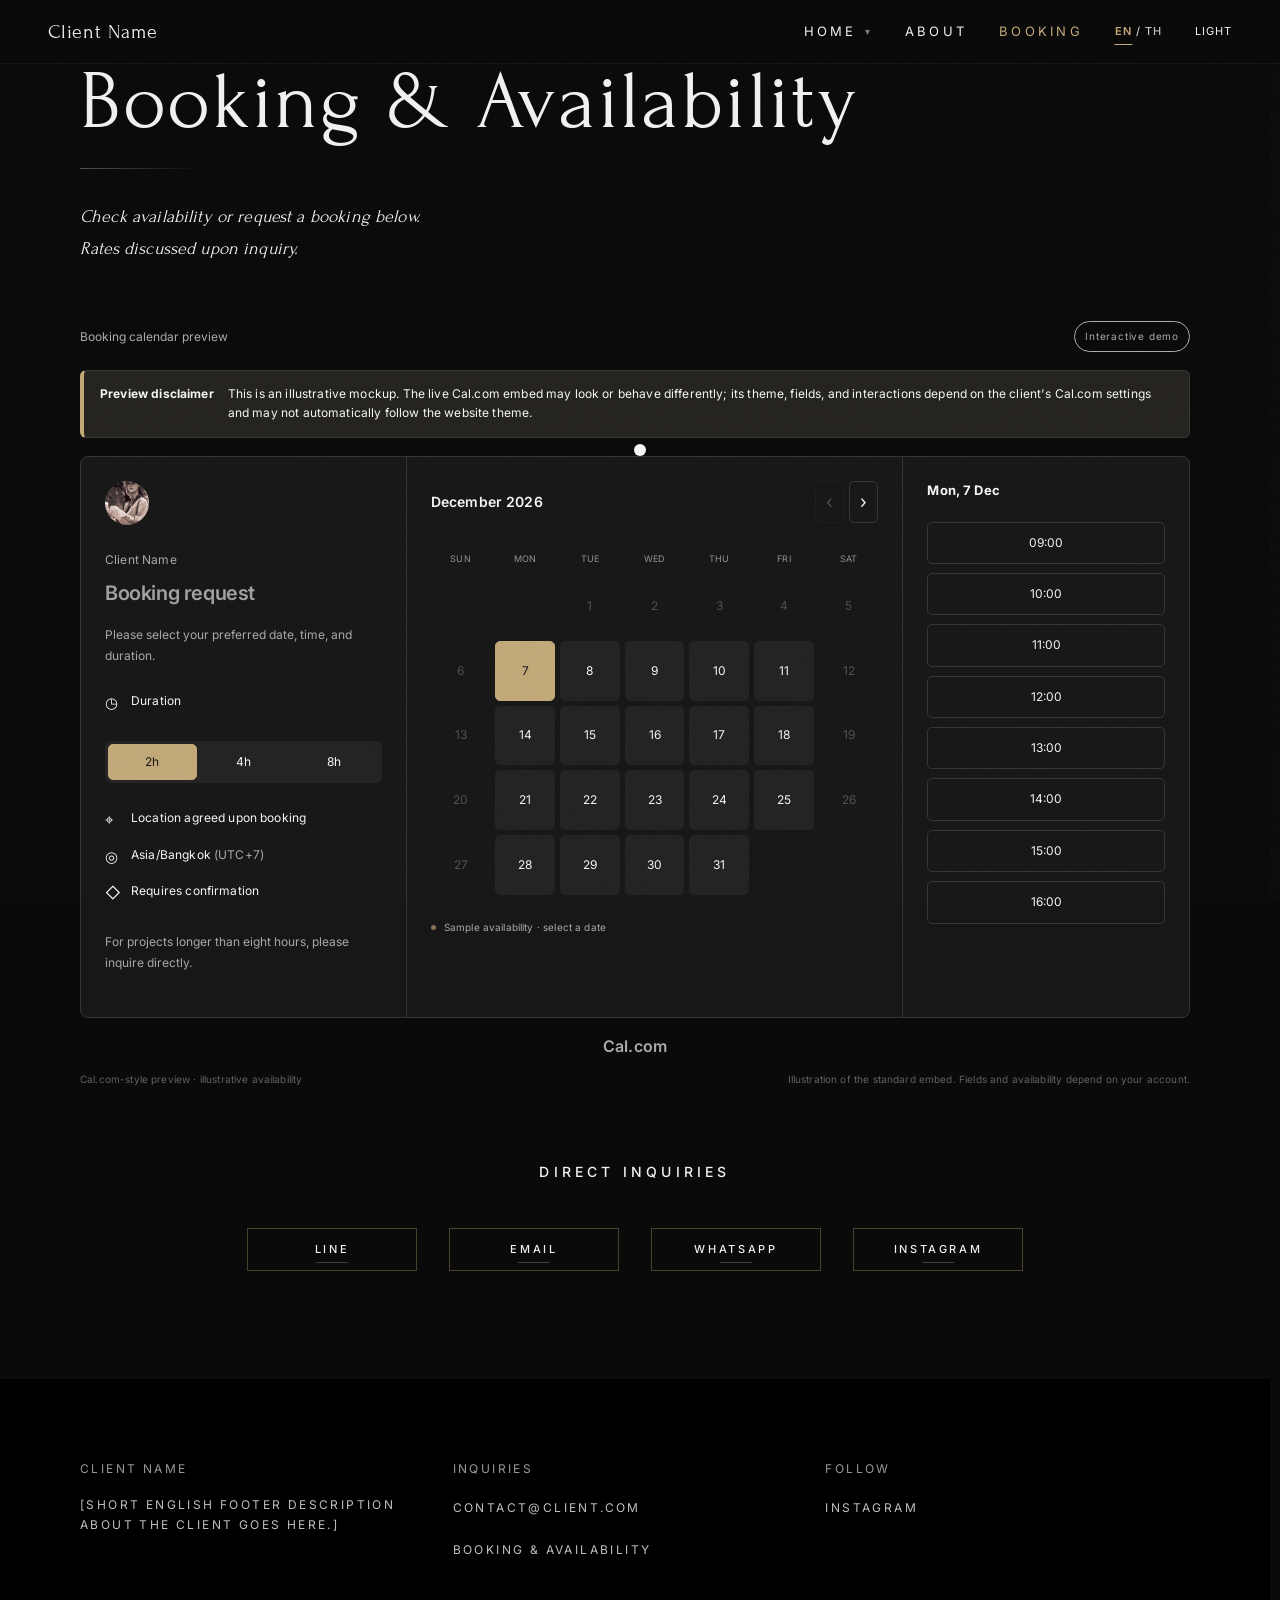
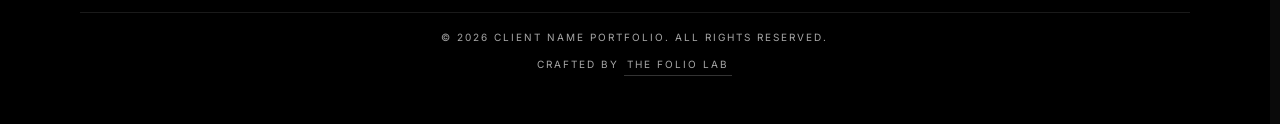
<file: booking.html>
<!DOCTYPE html>
<html lang="en" data-theme="dark">
<head>
    <meta charset="UTF-8">
    <meta name="viewport" content="width=device-width, initial-scale=1.0, viewport-fit=cover">
    
    <!-- SEO & METADATA -->
    <meta name="description" content="Check availability and request a booking.">
    <meta name="robots" content="index, follow, max-image-preview:large">
    <link rel="canonical" href="https://your-client-domain.com/booking.html">
    
    <!-- Open Graph -->
    <meta property="og:title" content="Booking | Client Name">
    <meta property="og:description" content="Check availability and request a booking.">
    <meta property="og:image" content="https://your-client-domain.com/image/hero/hero.webp">
    <meta property="og:url" content="https://your-client-domain.com/booking.html">
    <meta property="og:type" content="website">
    
    <!-- Twitter Cards -->
    <meta name="twitter:card" content="summary_large_image">
    <meta name="twitter:title" content="Booking | Client Name">
    <meta name="twitter:description" content="Check availability and request a booking.">
    <meta name="twitter:image" content="https://your-client-domain.com/image/hero/hero.webp">
    
    <meta name="apple-mobile-web-app-capable" content="yes">
    <meta name="apple-mobile-web-app-status-bar-style" content="black-translucent">
    <meta name="theme-color" content="#F5F5F5" media="(prefers-color-scheme: light)">
    <meta name="theme-color" content="#0A0A0A" media="(prefers-color-scheme: dark)">
    <link rel="manifest" href="manifest.json">
    <title>Booking | Client Name</title>
    <link rel="stylesheet" href="style.css">
    <link rel="stylesheet" href="calendar-preview.css?v=disclaimer-1">
    <link href="https://fonts.googleapis.com/css2?family=Forum&family=Inter:wght@400;600&family=Playfair+Display:ital,wght@0,400;0,700;1,400&display=swap" rel="stylesheet">
    <script src="config.js"></script>

    <!-- JSON-LD Structured Data -->
    <script type="application/ld+json">
    {
      "@context": "https://schema.org",
      "@type": "ContactPage",
      "name": "Booking & Availability | Client Name",
      "description": "Check availability or request a booking.",
      "url": "https://your-client-domain.com/booking.html"
    }
    </script>
</head>
<body>

    <script src="nav.js"></script>
    <section class="booking-intro">
        <div class="container">
            <div class="section-grid-full">
                <h2 class="page-header reveal">
                    <span lang="en">Booking & Availability</span>
                    <span lang="th">จองคิวและตารางงาน</span>
                </h2>
                <p class="page-description booking-description reveal delay-1">
                    <span lang="en">Check availability or request a booking below. <br> Rates discussed upon inquiry.</span>
                    <span lang="th">ตรวจสอบตารางงานหรือส่งคำขอจองคิวได้ที่ด้านล่าง <br>สามารถติดต่อเพื่อสอบถามราคาก่อนการจองคิว</span>
                </p>

                <div id="calendar-preview" class="cal-preview"></div>

                <div class="inquiry-section">
                    <h3 class="reveal">
                        <span lang="en">Direct Inquiries</span>
                        <span lang="th">ติดต่อสอบถาม</span>
                    </h3>
                    <div class="contact-list">
                        <a href="#" id="link-line" target="_blank" rel="noopener noreferrer" class="btn-bold reveal delay-1">LINE</a>
                        <a href="#" id="link-email" class="btn-bold reveal delay-2">Email</a>
                        <a href="#" id="link-wa" target="_blank" rel="noopener noreferrer" class="btn-bold reveal delay-3">WhatsApp</a>
                        <a href="#" id="link-ig" target="_blank" rel="noopener noreferrer" class="btn-bold reveal delay-4">INSTAGRAM</a>
                    </div>
                </div>
            </div>
        </div>
    </section>

    <script src="calendar-preview.js?v=disclaimer-1"></script>
    <script src="footer.js"></script>
    <script src="main.js"></script>
</body>
</html>
</file>
<file: style.css>
/* ==========================================================================
   CLIENT CONFIGURATION (THEME SETTINGS)
   Update these variables to re-skin the entire website in seconds.
   ========================================================================== */
:root {
    /* 1. BRAND COLORS */
    --black: #000000;
    --white: #ffffff;
    --light-gray: #f5f5f5;
    --gold: #A8906B; /* Muted Cinematic Bronze/Gold */

    /* 2. BRAND FONTS */
    --cinematic-display: 'Forum', 'Times New Roman', serif;
    --serif: 'Playfair Display', serif; /* Elegant Cinematic Serif */
    --sans: 'Inter', -apple-system, BlinkMacSystemFont, "Segoe UI", Roboto, sans-serif;

    /* 3. SPACING */
    --margin: 80px;
    --gutter: 8px; /* Tighter cinematic masonry gap */
    --mobile-viewport-overbleed: 15vh;
    --mobile-statusbar-clearance: 64px;

    /* Theme-aware variables */
    --bg: #F5F5F5; /* Neutral gray off-white */
    --text: #1A1A1A; /* Deep neutral charcoal */
    --surface: #E4E4E4; /* Neutral light gray */
    --nav-bg: rgba(245, 245, 245, 0.98);
    --dropdown-bg: rgba(245, 245, 245, 0.85); 
    --alt-bg: #EEEEEE; /* Neutral gray off-white */
    --border-subtle: rgba(26, 26, 26, 0.08); /* Neutral subtle border */
    --scrollbar-thumb: rgba(26, 26, 26, 0.28);
}

[data-theme="dark"] {
    --bg: #0A0A0A; /* Deep Cinematic Black */
    --text: #F0F0F0; /* Crisp soft white */
    --surface: #151515; /* Almost black for surfaces */
    --nav-bg: rgba(10, 10, 10, 0.85); /* Deep dark nav */
    --dropdown-bg: rgba(20, 20, 20, 0.95); /* Dropdown depth */
    --alt-bg: #111111; /* Extremely subtle alternate background */
    --border-subtle: rgba(255, 255, 255, 0.05); /* Extremely delicate border */
    --gold: #C2A878; /* Brighter gold for dark mode */
    --scrollbar-thumb: rgba(240, 240, 240, 0.28);
}

html {
    width: 100%;
    scrollbar-gutter: stable;
    scrollbar-width: thin;
    scrollbar-color: var(--scrollbar-thumb) transparent;
    background-color: var(--bg);
}

body {
    overflow-x: hidden;
    width: 100%;
}

* {
    margin: 0;
    padding: 0;
    box-sizing: border-box;
    -webkit-tap-highlight-color: transparent; /* Removes the default mobile browser gray tap blink universally */
}

body {
    background-color: var(--bg);
    color: var(--text);
    font-family: var(--sans);
    font-size: 15px; /* Restrained base size */
    line-height: 1.7; /* More breathing room */
    letter-spacing: 0.01em; /* Highly readable, neutral tracking */
    -webkit-font-smoothing: antialiased;
}

html::before,
html::after {
    content: "";
    position: fixed;
    left: 0;
    right: 0;
    background: var(--bg);
    pointer-events: none;
}

html::before {
    top: 0;
    height: env(safe-area-inset-top);
    z-index: 90;
}

html::after {
    bottom: 0;
    height: env(safe-area-inset-bottom);
    z-index: 90;
}

.mobile-status-cover {
    display: none;
}

/* Premium Cinematic Film Grain Overlay */
body::after {
    content: "";
    position: fixed;
    top: 0; left: 0; width: 100vw; height: 100vh;
    pointer-events: none;
    z-index: 9999;
    background-image: url("data:image/svg+xml,%3Csvg viewBox='0 0 200 200' xmlns='http://www.w3.org/2000/svg'%3E%3Cfilter id='noiseFilter'%3E%3CfeTurbulence type='fractalNoise' baseFrequency='0.8' numOctaves='3' stitchTiles='stitch'/%3E%3C/filter%3E%3Crect width='100%25' height='100%25' filter='url(%23noiseFilter)' opacity='0.04'/%3E%3C/svg%3E");
    opacity: 0.7;
    mix-blend-mode: overlay;
}

body::before {
    content: "";
    display: none;
}

/* Language Toggle Logic */
/* Hide Thai elements by default */
[lang="th"] { 
    display: none !important; 
}

/* Toggle logic: target only elements with the explicit lang attribute */
body.lang-th [lang="en"] { display: none !important; }
body.lang-th [lang="th"] { display: block !important; }
body.lang-th a[lang="th"], body.lang-th span[lang="th"] { display: inline-block !important; }

h1, h2, .logo {
    font-family: var(--sans);
    font-weight: 600; /* Bold, structural weight */
    text-transform: uppercase;
    letter-spacing: -0.04em; /* Stark, tight modern tracking */
}

h1 { font-size: clamp(48px, 10vw, 130px); line-height: 0.95; font-style: normal; text-transform: uppercase; } /* Inherits the tight -0.04em tracking */
h2 { font-size: 40px; margin-bottom: 64px; font-weight: 600; font-style: normal; text-transform: uppercase; letter-spacing: -0.02em; }

h3 {
    font-family: var(--sans);
    font-size: 14px;
    font-weight: 500;
    text-transform: uppercase;
    letter-spacing: 0.3em;
    margin-bottom: 32px; 
    color: var(--text); 
    opacity: 0.62;
}

a { text-decoration: none; color: inherit; transition: opacity 0.3s ease, color 0.3s ease; }
a:hover { opacity: 0.7; transition-delay: 0.1s; }

/* Brand Logos Theme Adaptability */
.brand-logo { 
    width: auto;
    object-fit: contain;
    transition: filter 0.5s ease; 
    pointer-events: none; /* Foolproof kill switch: Blocks all click events and modal triggers */
}
[data-theme="dark"] .brand-logo { filter: invert(1) brightness(0.9); }

/* Grid System */
.container {
    max-width: 1800px; /* Expanded for cinematic wide shots */
    margin: 0 auto;
    padding: 0 var(--margin);
    display: grid;
    grid-template-columns: repeat(12, 1fr);
    gap: var(--gutter);
}

.section-grid-full {
    grid-column: span 12;
}

.section-grid-full--center {
    text-align: center;
}

/* --- 2. NAVIGATION BAR --- */
nav {
    height: 64px; /* Reduced height for a sleeker look */
    display: flex;
    align-items: center;
    justify-content: space-between;
    padding: 0 48px; /* Reduced padding for precision */
    position: fixed;
    top: 0; 
    width: 100%;
    z-index: 102;
    background: var(--nav-bg);
    backdrop-filter: blur(10px);
    border-bottom: 1px solid var(--border-subtle);
    transition: all 0.5s cubic-bezier(0.16, 1, 0.3, 1);
}

nav > * {
    position: relative;
    z-index: 1;
}

/* --- NAVIGATION ENTRANCE ANIMATION --- */
@keyframes navEntrance {
    from {
        opacity: 0;
        transform: translateY(-10px);
    }
    to {
        opacity: 1;
        transform: translateY(0);
    }
}

.logo {
    font-family: var(--cinematic-display);
    font-size: 20px;
    font-weight: 400;
    text-transform: none;
    letter-spacing: 0.04em;
    max-width: min(42vw, 420px);
    overflow: hidden;
    text-overflow: ellipsis;
    white-space: nowrap;
    opacity: 0;
    animation: navEntrance 1.2s cubic-bezier(0.16, 1, 0.3, 1) forwards;
    animation-delay: 0.1s;
}

@media (min-width: 769px) {
    .nav-links > * {
        opacity: 0;
        animation: navEntrance 1.2s cubic-bezier(0.16, 1, 0.3, 1) forwards;
    }
    .nav-links > *:nth-child(1) { animation-delay: 0.2s; }
    .nav-links > *:nth-child(2) { animation-delay: 0.3s; }
    .nav-links > *:nth-child(3) { animation-delay: 0.4s; }
    .nav-links > *:nth-child(4) { animation-delay: 0.5s; }
    .nav-links > *:nth-child(5) { animation-delay: 0.6s; }
}

@keyframes heroFadeIn {
    from { opacity: 0; transform: scale(1.1) translateZ(0); }
    to { opacity: 1; transform: scale(1) translateZ(0); }
}

.nav-links {
    display: flex;
    gap: 32px; /* Slightly tighter to fit theme toggle */
    font-size: 13px; /* Slightly larger font */
    text-transform: uppercase;
    letter-spacing: 0.25em; /* More spread out */
    margin-left: auto; /* Pushes the nav-links to the right */
    align-items: center;
}

.theme-toggle {
    font-size: 11px;
    letter-spacing: 0.1em;
    cursor: pointer;
    opacity: 0.6;
    transition: opacity 0.3s;
}

.lang-switch {
    font-size: 11px;
    letter-spacing: 0.1em;
    transition: all 0.3s ease;
}

.lang-switch span {
    opacity: 0.8; /* Improved visibility for non-active language */
    font-weight: 500;
    transition: all 0.3s ease;
    cursor: pointer;
    position: relative;
    display: inline-block;
}

/* Animated Line Indicator */
.lang-switch span::after {
    content: '';
    position: absolute;
    bottom: -4px;
    left: 50%;
    width: 100%;
    height: 1px;
    background-color: currentColor; /* Matches the text color automatically */
    transform: translateX(-50%) scaleX(0);
    transition: transform 0.4s cubic-bezier(0.16, 1, 0.3, 1), opacity 0.4s ease;
    opacity: 0;
}

/* Highlight EN when active */
body:not(.lang-th) .lang-switch .en {
    opacity: 1;
    font-weight: 600;
    color: var(--gold) !important;
}
body:not(.lang-th) .lang-switch .en::after {
    transform: translateX(-50%) scaleX(1);
    opacity: 1;
}

/* Highlight TH when active */
body.lang-th .lang-switch .th {
    opacity: 1;
    font-weight: 600;
    color: var(--gold) !important;
}
body.lang-th .lang-switch .th::after {
    transform: translateX(-50%) scaleX(1);
    opacity: 1;
}

.logo, .nav-links a, .lang-switch {
    color: var(--text);
    transition: color 0.5s cubic-bezier(0.16, 1, 0.3, 1);
}

/* Prevent native mobile dragging and highlighting of navigation links */
.logo, .nav-links a, .lang-switch span, .theme-toggle, .mobile-toggle {
    -webkit-user-drag: none;
    -webkit-touch-callout: none;
    user-select: none;
}

.nav-links a.active, .dropdown-trigger.active {
    color: var(--gold) !important; /* Bold gold for active state */
}

.back-to-top {
    position: fixed;
    bottom: 40px;
    right: 40px;
    font-size: 10px;
    text-transform: uppercase;
    letter-spacing: 0.4em;
    z-index: 90;
    opacity: 0;
    pointer-events: none;
    transform: translateY(20px);
    transition: opacity 0.6s cubic-bezier(0.16, 1, 0.3, 1), transform 0.6s cubic-bezier(0.16, 1, 0.3, 1), background-color 0.3s ease, color 0.3s ease, border-color 0.3s ease;
    cursor: pointer;
    background: var(--nav-bg);
    backdrop-filter: blur(10px);
    padding: 12px 24px;
    border: 1px solid var(--border-subtle);
    color: var(--text);
    -webkit-tap-highlight-color: transparent;
}
.back-to-top.visible { opacity: 1; pointer-events: auto; transform: translateY(0); }

/* Homepage Hero State: Transparent background and white text when not scrolled */
nav.on-hero:not(.scrolled) {
    background: transparent;
    backdrop-filter: none;
    border-bottom: 1px solid transparent;
}

nav.on-hero:not(.scrolled) .logo,
nav.on-hero:not(.scrolled) .nav-links a,
nav.on-hero:not(.scrolled) .lang-switch,
nav.on-hero:not(.scrolled) .theme-toggle {
    color: var(--white);
}

/* Editorial Dropdown Styling */
.dropdown {
    position: relative;
    display: inline-block;
}

.dropdown-trigger {
    display: inline-flex;
    align-items: center;
}

.dropdown-trigger::after {
    content: '▾';
    margin-left: 8px;
    font-size: 10px;
    opacity: 0.5;
    display: inline-block;
    transition: transform 0.4s cubic-bezier(0.16, 1, 0.3, 1);
}

.dropdown:hover .dropdown-trigger::after {
    transform: rotate(180deg);
    opacity: 1;
    transition-delay: 0.1s;
}

.dropdown-content {
    position: absolute;
    top: 100%;
    left: 50%;
    transform: translateX(-50%) translateY(8px); /* Tighter emergence */
    background: var(--dropdown-bg);
    backdrop-filter: blur(15px); /* Lighter blur */
    min-width: 140px; /* Reduced width */
    padding: 8px 0; /* Reduced padding */
    border: 1px solid var(--border-subtle); /* Subtle attachment */
    border-radius: 0; /* Removed border radius */
    box-shadow: none; /* Removed shadow */
    opacity: 0;
    visibility: hidden;
    transition: opacity 0.3s ease, transform 0.3s cubic-bezier(0.16, 1, 0.3, 1), visibility 0.3s;
    z-index: 101;
}

.dropdown:hover .dropdown-content {
    opacity: 1;
    visibility: visible;
    transform: translateX(-50%) translateY(0) scale(1);
    transition-delay: 0.1s;
}

.dropdown-content a {
    display: block !important; 
    padding: 12px 16px;
    font-size: 10px;
    text-align: center;
    letter-spacing: 0.3em;
    color: var(--text) !important; /* Ensure readability on theme background */
    opacity: 0;
    transform: translateY(4px);
    transition: opacity 0.3s ease, transform 0.3s ease, color 0.3s ease;
}

.dropdown:hover .dropdown-content a {
    opacity: 1;
    transform: translateY(0);
}

/* Subtle staggered entrance for the text */
.dropdown:hover .dropdown-content a:nth-child(1) { transition-delay: 0.15s; }
.dropdown:hover .dropdown-content a:nth-child(2) { transition-delay: 0.2s; }
.dropdown:hover .dropdown-content a:nth-child(3) { transition-delay: 0.25s; }
.dropdown:hover .dropdown-content a:nth-child(4) { transition-delay: 0.3s; }
.dropdown:hover .dropdown-content a:nth-child(5) { transition-delay: 0.35s; }

.dropdown-content a.active {
    color: var(--gold) !important;
    font-weight: 600;
}

/* Hamburger Icon */
.mobile-toggle {
    display: none;
    flex-direction: column;
    gap: 8px;
    cursor: pointer;
    z-index: 1001;
    /* Mobile entrance animation */
    opacity: 0;
    animation: navEntrance 1.2s cubic-bezier(0.16, 1, 0.3, 1) forwards;
    animation-delay: 0.2s;
}

.mobile-toggle span {
    width: 22px;
    height: 1px;
    background-color: currentColor;
    transition: all 0.3s cubic-bezier(0.16, 1, 0.3, 1);
}

.btn-book {
    border: 0.5px solid var(--black); /* Keep thin border */
    padding: 12px 24px; /* Slightly more padding */
    font-size: 13px; /* Slightly smaller font */
    text-transform: uppercase;
    letter-spacing: 0.15em; /* Refined letter spacing */
}

/* --- 3. HOMEPAGE SPECIFIC SECTIONS --- */
.hero {
    height: 100vh;
    background: var(--black);
    display: flex;
    align-items: flex-end;
    justify-content: center;
    text-align: center;
    padding: var(--margin);
    padding-top: 96px;
    padding-bottom: 118px;
    position: relative;
    color: var(--white);
    overflow: hidden; /* Necessary for the scale effect */
}

.hero-bg {
    position: absolute;
    top: 92px;
    right: 0;
    bottom: 108px;
    left: 0;
    background-color: #ccc;
    background-repeat: no-repeat;
    background-position: center 10%;
    background-size: cover;
    z-index: 0;
    transform-origin: center 20%;
    opacity: 1;
    -webkit-backface-visibility: hidden;
    backface-visibility: hidden;
    will-change: transform; /* Offloads parallax strictly to the GPU */
}

.hero:not(.loaded) .hero-bg {
    opacity: 1; /* Keep the image ready behind the split splash reveal */
}

.hero.loaded .hero-bg {
    animation: heroFadeIn 2.5s cubic-bezier(0.16, 1, 0.3, 1) both;
}

.hero::before,
.hero::after {
    content: '';
    position: absolute;
    inset: 0;
    pointer-events: none;
}

.hero::before {
    z-index: 1;
    background-image: url("data:image/svg+xml,%3Csvg viewBox='0 0 160 160' xmlns='http://www.w3.org/2000/svg'%3E%3Cfilter id='heroNoise'%3E%3CfeTurbulence type='fractalNoise' baseFrequency='0.9' numOctaves='3' stitchTiles='stitch'/%3E%3C/filter%3E%3Crect width='100%25' height='100%25' filter='url(%23heroNoise)' opacity='0.1'/%3E%3C/svg%3E");
    opacity: 0.08;
    mix-blend-mode: screen;
}

.hero::after {
    z-index: 2;
    background: linear-gradient(to top, rgba(0, 0, 0, 0.7) 0%, rgba(0, 0, 0, 0.1) 40%, transparent 100%);
}

.hero-content {
    position: static;
    z-index: 3;
    width: min(100%, 980px);
    min-width: 0;
    margin: 0;
    display: flex;
    flex-direction: column;
    align-items: center;
}

.hero-content > * {
    max-width: 100%;
}

.hero-content h1 {
    position: relative;
    z-index: 3;
    font-family: var(--cinematic-display);
    font-size: clamp(68px, 8vw, 116px);
    font-weight: 400;
    line-height: 0.92;
    letter-spacing: 0.02em;
    text-transform: none;
    margin-bottom: 0;
    text-wrap: balance;
}

.hero-tagline {
    position: relative;
    z-index: 3;
    font-family: var(--cinematic-display);
    font-size: 16px;
    font-weight: 400;
    font-style: italic;
    text-transform: none;
    letter-spacing: 0.16em;
    color: var(--white);
    opacity: 0.84;
    margin-top: 18px;
}

/* Subtle Line Separator */
.hero-tagline::before {
    content: '';
    position: absolute;
    top: -12px; /* Positioned exactly in the middle of the gap */
    left: 50%;
    transform: translateX(-50%);
    width: 0;
    height: 1px;
    background-color: var(--white);
    opacity: 0.3;
    transition: width 1s cubic-bezier(0.16, 1, 0.3, 1) 0.2s; /* Synchronized with delay-1 */
}

/* Ensures tagline maintains its editorial softness after reveal */
.hero-tagline.reveal.active {
    opacity: 0.7;
}

.hero-tagline.reveal.active::before {
    width: 40px;
}

.hero-btns {
    position: absolute;
    left: 50%;
    bottom: 32px;
    transform: translateX(-50%) translateY(20px);
    display: flex;
    gap: 18px;
    justify-content: center;
    align-items: center;
    width: min(720px, calc(100vw - (var(--margin) * 2)));
    margin-top: 0;
    z-index: 4;
}

.hero-btns.reveal {
    transform: translateX(-50%) translateY(18px);
}

.hero-btns.reveal.active {
    transform: translateX(-50%) translateY(0);
}

.btn-primary, .btn-secondary, .btn-bold, .lang-switch span {
    transition: all 0.3s ease;
    -webkit-tap-highlight-color: transparent; /* Removes the default browser gray blink */
}

.btn-primary { background: var(--gold); color: var(--white); padding: 16px 48px; font-size: 13px; text-transform: uppercase; letter-spacing: 0.25em; font-weight: 600;}
.btn-secondary { border: 1px solid var(--border-subtle); color: var(--text); padding: 16px 48px; font-size: 13px; text-transform: uppercase; letter-spacing: 0.25em; }

/* Ultra-premium frosted glass buttons specifically for the hero */
.hero-btns .btn-primary,
.hero-btns .btn-secondary {
    min-width: 178px;
    padding: 13px 28px;
    background: transparent;
    -webkit-backdrop-filter: none;
    backdrop-filter: none;
    border: 1px solid rgba(255, 255, 255, 0.34);
    color: var(--white);
    font-size: 11px;
    font-weight: 500;
    letter-spacing: 0.22em;
}

/* Make the View Portfolio button more transparent (clear glass) in the middle */
.hero-btns .btn-secondary {
    background: transparent; /* Completely clear middle */
    border: 1px solid rgba(255, 255, 255, 0.24); /* Delicate outline so it doesn't get lost */
}

/* --- SCROLL HINT --- */
.scroll-hint {
    position: absolute;
    bottom: 40px;
    right: 48px;
    display: flex;
    align-items: center;
    justify-content: center;
    width: auto;
    height: auto;
    gap: 10px;
    color: rgba(255, 255, 255, 0.46);
    font-family: var(--sans);
    font-size: 8px;
    font-weight: 500;
    text-transform: uppercase;
    letter-spacing: 0.3em;
    opacity: 0;
    z-index: 4;
    animation: navEntrance 1.2s cubic-bezier(0.16, 1, 0.3, 1) forwards 1s;
}

.hero .scroll-hint { color: var(--white); }

.scroll-hint span {
    display: inline-block;
}

.scroll-hint .arrow {
    display: none !important;
}

.scroll-hint::before {
    content: "";
    width: 28px;
    height: 1px;
    background: currentColor;
    transform-origin: left;
    animation: scrollLine 2.4s cubic-bezier(0.16, 1, 0.3, 1) infinite;
}

@keyframes scrollLine {
    0% { transform: scaleX(0); opacity: 0; }
    18% { transform: scaleX(1); opacity: 0.72; }
    58% { transform: scaleX(1); opacity: 0.48; }
    100% { transform: scaleX(0); opacity: 0; }
}

#selected-clients {
    padding: 0 0 72px;
}

.brand-strip {
    position: relative;
    display: grid;
    align-items: center;
    justify-content: center;
    grid-template-columns: repeat(5, minmax(96px, 1fr));
    width: min(100%, 960px);
    margin: 0 auto;
    border-top: 1px solid rgba(194, 168, 120, 0.2);
    border-bottom: 1px solid rgba(194, 168, 120, 0.2);
}

.brand-strip::before {
    content: "Credits";
    position: absolute;
    top: -27px;
    left: 50%;
    padding: 0 14px;
    background: var(--bg);
    color: var(--gold);
    font-family: var(--sans);
    font-size: 9px;
    font-weight: 600;
    line-height: 1;
    letter-spacing: 0.22em;
    text-transform: uppercase;
    transform: translateX(-50%);
    opacity: 0.72;
}

.brand-strip .brand-logo {
    justify-self: center;
    max-width: min(112px, 70%);
    padding: 24px 20px;
    border-left: 1px solid rgba(194, 168, 120, 0.12);
    box-sizing: content-box;
    opacity: 0.62;
}

.brand-strip .brand-logo:first-child {
    border-left: 0;
}

.brand-strip--home .brand-logo {
    height: clamp(16px, 3vw, 20px);
}

.brand-strip--about {
    width: min(100%, 1040px);
}

.brand-strip--about::before {
    content: "Selected Work";
}

.brand-strip--about .brand-logo {
    height: clamp(22px, 2.6vw, 30px);
    padding-top: 30px;
    padding-bottom: 30px;
    opacity: 0.7;
}

@media (hover: hover) {
    .back-to-top:hover { 
        color: var(--gold); 
        background: var(--white);
        border-color: var(--gold);
        transition-delay: 0.1s;
    }

    .logo:hover, 
    .nav-links a:hover, 
    .lang-switch span:hover,
    .theme-toggle:hover {
        color: var(--gold) !important;
        opacity: 1;
        transition-delay: 0.1s;
    }

    .btn-primary:hover, .hero-btns .btn-primary:hover {
        background-color: var(--white);
        color: var(--black);
        border-color: var(--white);
        opacity: 1;
        transition-delay: 0.1s;
    }

    .btn-secondary:hover {
        border-color: var(--gold);
        color: var(--gold);
        opacity: 1;
        transition-delay: 0.1s;
    }

}

/* --- 8. CINEMATIC MICRO-DETAILS --- */

/* Overrides the default bright blue text selection highlight */
::selection {
    background: var(--text);
    color: var(--bg);
}
::-moz-selection {
    background: var(--text);
    color: var(--bg);
}

/* Custom Native-App Scrollbar */
::-webkit-scrollbar {
    width: 6px;
    background-color: transparent;
}
::-webkit-scrollbar-track {
    background-color: transparent;
}
::-webkit-scrollbar-thumb {
    background: var(--scrollbar-thumb);
    border-radius: 10px;
    border: 1px solid transparent;
    background-clip: padding-box;
}
::-webkit-scrollbar-thumb:hover {
    background: var(--text);
    border: 1px solid transparent;
    background-clip: padding-box;
}

html.scroll-locked,
body.scroll-locked {
    scrollbar-width: none !important;
    -ms-overflow-style: none !important;
}

html.scroll-locked::-webkit-scrollbar,
body.scroll-locked::-webkit-scrollbar {
    display: none !important;
    width: 0 !important;
    height: 0 !important;
}

/* Momentary "Blink" effect on click/tap */
.btn-primary:active {
    background: var(--text) !important; /* The button blinks soft white */
    color: var(--bg) !important; /* The text goes charcoal */
    transform: scale(0.97);
    transition: none; /* Instant feedback for the blink */
}

.btn-secondary:active {
    border-color: var(--gold) !important; /* The white border blinks gold */
    color: var(--gold) !important; /* The white text blinks gold */
    background: transparent !important; /* The background stays empty */
    transform: scale(0.97);
    transition: none;
}

.back-to-top:active {
    background: var(--gold) !important; /* The white background blinks gold */
    border-color: var(--gold) !important;
    color: var(--black) !important; /* The black text stays black */
    transform: scale(0.97);
    transition: none;
}

.lang-switch span:active {
    color: var(--gold) !important;
    opacity: 1 !important;
    transform: scale(0.95);
    transition: none;
}

/* Sections */
section { 
    padding: 64px 0; /* Tighter cinematic section flow */
    border-top: none;
    width: 100%;
    position: relative;
    scroll-margin-top: 64px; /* Accounts for fixed header height */
}

/* --- ANIMATIONS --- */

.reveal {
    opacity: 0;
    transform: translateY(20px);
    transition: transform 1.2s cubic-bezier(0.25, 1, 0.15, 1), opacity 1.2s cubic-bezier(0.25, 1, 0.15, 1);
}

.reveal.active {
    opacity: 1;
    transform: translateY(0);
}

/* Staggered Reveal Delays */
.reveal.delay-1 { transition-delay: 0.15s; }
.reveal.delay-2 { transition-delay: 0.3s; }
.reveal.delay-3 { transition-delay: 0.45s; }
.reveal.delay-4 { transition-delay: 0.6s; }

/* --- MAGAZINE INSERT BREAKS --- */
/* Forces alternate sections to become bright, off-white cinematic breaks even in dark mode */
[data-theme="dark"] .bg-alt {
    --bg: #F5F5F5; /* Neutral gray off-white */
    --alt-bg: #EEEEEE; /* Neutral gray off-white */
    --text: #1A1A1A; /* Deep neutral charcoal */
    --surface: #E4E4E4; /* Neutral light gray */
    --border-subtle: rgba(26, 26, 26, 0.08); 
    --gold: #A8906B; /* Muted Bronze */
}

.bg-alt {
    background-color: var(--alt-bg);
    color: var(--text);
}

#highlights .container {
    max-width: 1600px;
}

.featured-grid {
    display: grid;
    grid-template-columns: repeat(2, 1fr); /* 2-Column Editorial Spread */
    gap: 32px 40px; /* Ultra-tight horizontal gap for seamless spread */
    align-items: start; /* Allows items to stagger properly */
    contain: layout; /* Helps Safari performance and stability */
}

/* Stagger every even image downward for that luxury magazine feel */
.featured-item:nth-child(even) {
    margin-top: 240px; 
}

/* Pull the second row (bottom images) up to interlock with the first row */
.featured-item:nth-child(3) {
    margin-top: -160px; 
}
.featured-item:nth-child(4) {
    margin-top: 80px; /* (Original 240px stagger) - (160px pull-up) = 80px */
}

.featured-item {
    display: block;
    position: relative;
    overflow: hidden;
    background-color: transparent; /* Let the page background breathe */
}

.featured-item img {
    width: 85%; /* Scaled down slightly to create more negative space */
    margin: 0 auto; /* Centers the reduced-size image inside the column */
    height: auto;
    max-height: 70vh; /* Reduced height to keep them from looking overwhelmingly tall */
    object-fit: cover; /* Cover creates precise, deliberate editorial cuts */
    display: block;
    position: relative;
    z-index: 1;
    background-color: transparent; /* Removes gray box for a clean gallery float */
    transition: transform 1.5s cubic-bezier(0.25, 1, 0.15, 1), opacity 1.5s cubic-bezier(0.25, 1, 0.15, 1);
}

@media (hover: hover) {
    .featured-item img:hover {
        opacity: 0.85;
        -webkit-transform: scale(1.02);
        transform: scale(1.02);
        transition-delay: 0.1s;
    }
}

.full-grid {
    display: grid;
    grid-template-columns: repeat(12, 1fr);
    gap: clamp(8px, 1.4vw, 22px);
    align-items: start;
}

.portfolio-column {
    display: flex;
    gap: clamp(8px, 1.4vw, 22px);
    align-items: start;
}

.portfolio-column:first-child {
    grid-column: span 7;
}

.portfolio-column:nth-child(2) {
    grid-column: span 5;
}

.portfolio-column:nth-child(2) {
    margin-top: clamp(42px, 5.5vw, 96px);
}

.masonry-col {
    flex: 1;
    display: flex;
    flex-direction: column;
    gap: clamp(8px, 1.4vw, 22px);
}

.portfolio-column:first-child .masonry-col:first-child {
    flex: 1.42;
}

.portfolio-column:first-child .masonry-col:nth-child(2) {
    flex: 0.86;
}

.portfolio-column:nth-child(2) .masonry-col:first-child {
    flex: 0.88;
}

.portfolio-column:nth-child(2) .masonry-col:nth-child(2) {
    flex: 1.12;
}

.portfolio-column:first-child .masonry-col:first-child img:first-child {
    width: 100%;
    height: clamp(520px, 72vh, 760px);
    max-height: none;
    object-fit: cover;
    position: relative;
    z-index: 2;
}

.portfolio-column:first-child .masonry-col:first-child img:nth-child(2) {
    margin-top: clamp(28px, 3.5vw, 64px);
}

.portfolio-column:first-child .masonry-col:nth-child(2) {
    padding-top: clamp(132px, 14vw, 220px);
}

.portfolio-column:nth-child(2) .masonry-col:nth-child(2) {
    padding-top: clamp(72px, 8vw, 132px);
}

.portfolio-image-10-mobile {
    display: none !important;
}

.full-grid img { 
    width: 100%; 
    height: auto;
    display: block;
    background-color: var(--surface);
    position: relative;
    z-index: 1; /* Establishes clean stacking context */
    will-change: transform, opacity, box-shadow; /* Eliminates hover stutter and smooths entrance reveal */
    transition: transform 1.5s cubic-bezier(0.25, 1, 0.15, 1), opacity 1.5s cubic-bezier(0.25, 1, 0.15, 1), box-shadow 1.5s cubic-bezier(0.25, 1, 0.15, 1);
}

@media (hover: hover) {
    .full-grid img:hover { 
        -webkit-transform: scale(1.02);
        transform: scale(1.02); 
        z-index: 2; /* Forces image above column cuts on Safari */
        transition-delay: 0.1s;
        opacity: 0.85; /* Subtle cinematic dim */
    }
}

.video-grid {
    display: grid;
    grid-template-columns: 1fr; /* Videos get massive full-width real estate */
    gap: 64px;
    align-items: start;
    min-width: 0;
}

.video-item {
    display: block;
    position: relative;
    overflow: hidden;
    min-width: 0;
}

.video-grid video,
.video-grid iframe {
    width: 100%;
    aspect-ratio: 16 / 9;
    background-color: var(--surface);
    object-fit: cover;
    display: block;
    position: relative;
    z-index: 1;
    will-change: transform, opacity;
    transition: transform 1.5s cubic-bezier(0.25, 1, 0.15, 1), opacity 1.5s cubic-bezier(0.25, 1, 0.15, 1);
}

.cinematic-video-placeholder {
    position: relative;
    display: flex;
    width: 100%;
    max-width: 100%;
    box-sizing: border-box;
    min-width: 0;
    min-height: clamp(320px, 56vw, 720px);
    aspect-ratio: 16 / 9;
    align-items: flex-end;
    padding: clamp(28px, 4vw, 56px);
    border: 1px solid rgba(194, 168, 120, 0.28);
    background:
        linear-gradient(180deg, rgba(255, 255, 255, 0.05), rgba(255, 255, 255, 0)),
        linear-gradient(135deg, rgba(194, 168, 120, 0.12), rgba(0, 0, 0, 0)),
        var(--surface);
    overflow: hidden;
}

.cinematic-video-placeholder::before,
.cinematic-video-placeholder::after {
    content: "";
    position: absolute;
    left: clamp(22px, 3vw, 40px);
    right: clamp(22px, 3vw, 40px);
    height: 1px;
    background: linear-gradient(90deg, transparent, rgba(194, 168, 120, 0.52), transparent);
    pointer-events: none;
}

.cinematic-video-placeholder::before { top: clamp(22px, 3vw, 40px); }
.cinematic-video-placeholder::after { bottom: clamp(22px, 3vw, 40px); }

.cinematic-video-placeholder__inner {
    position: relative;
    z-index: 1;
    display: grid;
    gap: 14px;
    max-width: min(560px, 78%);
}

.cinematic-video-placeholder__frame,
.cinematic-video-placeholder__note {
    font-family: var(--sans);
    font-size: 11px;
    font-weight: 500;
    line-height: 1.7;
    text-transform: uppercase;
    letter-spacing: 0.24em;
}

.cinematic-video-placeholder__frame {
    color: var(--gold);
}

.cinematic-video-placeholder__title {
    max-width: 12ch;
    font-family: var(--cinematic-display);
    font-size: clamp(36px, 5vw, 72px);
    font-weight: 400;
    line-height: 0.95;
    letter-spacing: 0.02em;
    color: var(--text);
}

.cinematic-video-placeholder__note {
    max-width: 42ch;
    color: var(--text);
    opacity: 0.56;
}

.cinematic-video-placeholder__play {
    position: absolute;
    top: 50%;
    left: 50%;
    z-index: 1;
    width: clamp(64px, 8vw, 96px);
    height: clamp(64px, 8vw, 96px);
    border: 1px solid rgba(194, 168, 120, 0.5);
    border-radius: 999px;
    background: rgba(0, 0, 0, 0.16);
    transform: translate(-50%, -50%);
    backdrop-filter: blur(10px);
}

.cinematic-video-placeholder__play::before {
    content: "";
    position: absolute;
    top: 50%;
    left: 53%;
    width: 0;
    height: 0;
    border-top: 9px solid transparent;
    border-bottom: 9px solid transparent;
    border-left: 14px solid var(--gold);
    transform: translate(-50%, -50%);
}

@media (hover: hover) {
    .video-item:hover iframe,
    .video-item:hover video,
    .video-item:hover .cinematic-video-placeholder {
        opacity: 0.9;
        -webkit-transform: scale(1.02);
        transform: scale(1.02);
        transition-delay: 0.1s;
    }
}

.digitals-grid {
    display: grid;
    grid-template-columns: repeat(4, 1fr);
    gap: var(--gutter);
}
.digitals-grid img {
    width: 100%;
    aspect-ratio: 3 / 4;
    object-fit: cover;
    background-color: var(--surface);
    filter: none; /* Digitals stay raw/natural */
    display: block;
    position: relative;
    z-index: 1;
    will-change: transform, opacity; /* Hardware acceleration for smooth sweep */
    transition: transform 1.5s cubic-bezier(0.25, 1, 0.15, 1), opacity 1.5s cubic-bezier(0.25, 1, 0.15, 1);
}

@media (hover: hover) {
    .digitals-grid img:hover {
        -webkit-transform: scale(1.03);
        transform: scale(1.03);
        opacity: 0.9;
        transition-delay: 0.1s;
    }
}

/* Prevent visual drop-glitch when opening modals */
@media (hover: hover) {
    img.freeze-hover {
        transform: scale(1.02) !important;
        opacity: 0.85 !important;
        z-index: 2 !important;
    }
    .full-grid img.freeze-hover {
        box-shadow: 0 20px 40px rgba(0, 0, 0, 0.1) !important;
    }
    .digitals-grid img.freeze-hover {
        transform: scale(1.03) !important;
        opacity: 0.9 !important;
    }
}

/* --- NATIVE APP TRANSITIONS --- */
.app-transition-curtain {
    position: fixed;
    top: 0; left: 0; width: 100vw; height: 100vh;
    background-color: var(--bg);
    z-index: 9999;
    pointer-events: none;
    opacity: 0;
    visibility: hidden;
}
.app-transition-curtain.start-covered {
    opacity: 1 !important;
    visibility: visible !important;
}
.app-transition-curtain.curtain-cover {
    opacity: 1;
    visibility: visible;
}

/* --- LUXURY SPLASH SCREEN --- */
.splash-screen {
    position: fixed;
    top: 0; left: 0; width: 100vw; height: 100vh;
    background-color: transparent;
    z-index: 10000;
    display: flex;
    justify-content: center;
    align-items: center;
    overflow: hidden;
    transition: visibility 0s linear 1.15s;
}

.splash-screen::before,
.splash-screen::after {
    content: "";
    position: absolute;
    left: 0;
    width: 100%;
    height: 50%;
    background: var(--black);
    z-index: 0;
    transform: translateY(0);
    transition: transform 1.15s cubic-bezier(0.76, 0, 0.24, 1);
    will-change: transform;
}

.splash-screen::before {
    top: 0;
}

.splash-screen::after {
    bottom: 0;
}

@media (max-width: 1024px) {
    html,
    body {
        min-height: 100%;
        background: var(--bg);
        overscroll-behavior-x: none;
    }

    body::before {
        display: block;
        position: fixed;
        top: 0;
        left: 0;
        right: 0;
        height: 52px;
        height: max(52px, env(safe-area-inset-top));
        background: var(--bg);
        z-index: 10000;
        pointer-events: none;
        -webkit-transform: translateZ(0);
        transform: translateZ(0);
    }

    nav.scrolled {
        background: var(--bg);
        -webkit-backdrop-filter: none;
        backdrop-filter: none;
    }

    nav.scrolled::before {
        content: "";
        position: absolute;
        left: 0;
        right: 0;
        bottom: 100%;
        height: calc(var(--mobile-viewport-overbleed) + env(safe-area-inset-top));
        background: var(--bg);
        pointer-events: none;
    }

    .mobile-status-cover {
        display: block;
        position: fixed;
        top: calc(-1 * var(--mobile-viewport-overbleed));
        left: 0;
        right: 0;
        width: 100%;
        height: calc(var(--mobile-viewport-overbleed) + 52px);
        height: calc(var(--mobile-viewport-overbleed) + max(52px, env(safe-area-inset-top)));
        background: var(--bg);
        z-index: 10002;
        pointer-events: none;
        -webkit-transform: translateZ(0);
        transform: translateZ(0);
    }

    html::before {
        top: calc(-1 * var(--mobile-viewport-overbleed));
        height: calc(var(--mobile-viewport-overbleed) + var(--mobile-statusbar-clearance) + env(safe-area-inset-top));
        background: var(--bg);
        z-index: 1498;
    }

    nav {
        z-index: 10003;
    }

    .hero,
    .app-transition-curtain,
    .splash-screen {
        top: calc(-1 * var(--mobile-viewport-overbleed));
        height: calc(100vh + var(--mobile-viewport-overbleed) + var(--mobile-viewport-overbleed));
        height: calc(100lvh + var(--mobile-viewport-overbleed) + var(--mobile-viewport-overbleed));
        min-height: calc(100vh + var(--mobile-viewport-overbleed) + var(--mobile-viewport-overbleed));
        min-height: calc(100svh + var(--mobile-viewport-overbleed) + var(--mobile-viewport-overbleed));
    }

    .app-transition-curtain,
    .splash-screen {
        z-index: 10004;
    }

    .hero {
        padding-top: calc(var(--mobile-viewport-overbleed) + env(safe-area-inset-top));
        padding-bottom: calc(var(--mobile-viewport-overbleed) + env(safe-area-inset-bottom));
    }

    .splash-screen {
        padding-top: calc(var(--mobile-viewport-overbleed) + env(safe-area-inset-top));
        padding-bottom: calc(var(--mobile-viewport-overbleed) + env(safe-area-inset-bottom));
    }
}
.splash-screen.hidden {
    visibility: hidden;
    pointer-events: none;
}

.splash-screen.hidden::before {
    transform: translateY(-101%);
}

.splash-screen.hidden::after {
    transform: translateY(101%);
}

.splash-stack {
    position: relative;
    z-index: 1;
    display: flex;
    flex-direction: column;
    align-items: center;
    gap: 18px;
    transition: opacity 0.45s ease, transform 0.45s ease, filter 0.45s ease;
}

.splash-screen.hidden .splash-stack {
    opacity: 0;
    transform: scale(1.02);
    filter: blur(8px);
}

.splash-logo {
    font-family: var(--cinematic-display);
    font-size: clamp(48px, 7vw, 104px);
    font-weight: 400;
    text-transform: none;
    letter-spacing: 0.025em;
    color: var(--white);
    opacity: 0;
    /* Animation is now dynamically injected via JS when fonts load to prevent FOUT */
}

.splash-caption {
    font-family: var(--sans);
    font-size: 11px;
    font-weight: 500;
    letter-spacing: 0.34em;
    line-height: 1.4;
    text-transform: uppercase;
    color: var(--gold);
    opacity: 0;
}

@keyframes splashFadeInOut {
    0% { opacity: 0; transform: scale(0.95); }
    20% { opacity: 1; transform: scale(1); }
    80% { opacity: 1; transform: scale(1); }
    100% { opacity: 0; transform: scale(1.05); }
}

@keyframes splashCaptionFade {
    0% { opacity: 0; transform: translateY(8px); filter: blur(8px); }
    28% { opacity: 0; transform: translateY(8px); filter: blur(8px); }
    48% { opacity: 0.75; transform: translateY(0); filter: blur(0); }
    75% { opacity: 0.75; transform: translateY(0); filter: blur(0); }
    100% { opacity: 0; transform: translateY(-8px); filter: blur(8px); }
}

/* Section Labels for UX */
.section-label {
    grid-column: span 12;
    display: grid;
    grid-template-columns: auto minmax(0, 1fr) auto;
    align-items: center;
    gap: 18px;
    min-width: 0;
    position: relative;
    font-family: var(--sans);
    font-size: 11px;
    font-weight: 500;
    line-height: 1;
    text-transform: uppercase;
    letter-spacing: 0.3em;
    color: var(--text);
    opacity: 0.78;
    border: 0;
    padding: 0;
    margin-bottom: 44px;
    text-align: left;
    padding-left: 0;
}

.section-label::before {
    content: attr(data-scene);
    display: inline-flex;
    align-items: center;
    justify-content: flex-start;
    min-width: 92px;
    color: var(--gold);
    font-family: var(--sans);
    font-size: 10px;
    font-weight: 600;
    line-height: 1;
    letter-spacing: 0.2em;
    opacity: 1;
}

.section-label::after {
    content: "";
    width: min(16vw, 140px);
    height: 1px;
    background: linear-gradient(to right, rgba(194, 168, 120, 0.7), transparent);
    opacity: 0.62;
}

.section-label span {
    flex: 0 1 auto;
    min-width: 0;
    white-space: nowrap;
}

/* Center alignment override for Measurements */
#measurements .section-label {
    width: auto;
}

/* --- 5. SUBPAGE HEADERS (Independent from Homepage) --- */
.page-header {
    font-family: var(--cinematic-display);
    font-size: clamp(48px, 6.5vw, 86px);
    font-style: normal;
    text-transform: none;
    font-weight: 400;
    letter-spacing: 0.02em;
    line-height: 0.92;
    color: var(--text);
    text-align: left;
    margin-bottom: 32px;
    position: relative;
    padding-bottom: 28px;
}

.page-header::before {
    content: '';
    position: absolute;
    bottom: 0;
    left: 0;
    width: 120px;
    height: 1px;
    background: linear-gradient(to right, var(--text), transparent); /* Fade out to the right */
    opacity: 0.3;
}

.page-description {
    font-family: var(--cinematic-display);
    font-style: italic;
    font-size: 18px;
    line-height: 1.8;
    opacity: 0.7; /* Soft, quiet restraint */
    color: var(--text);
    text-align: left;
}

.editorial-quote {
    font-family: var(--cinematic-display);
    font-style: normal;
    font-size: 32px;
    line-height: 1.6;
    font-weight: 400;
    color: var(--text);
    opacity: 0.9;
    text-align: center;
}

.editorial-quote::before,
.editorial-quote::after { content: none; }

#measurements {
    padding: 48px 0;
}

.info-strip {
    --info-code-width: 48px;
    --info-label-width: clamp(82px, 7vw, 112px);
    --info-value-width: clamp(112px, 12vw, 176px);
    display: grid;
    grid-template-columns: 1fr;
    gap: 0;
    padding: 0;
    text-align: left;
    border-top: 1px solid rgba(194, 168, 120, 0.24);
    border-bottom: 1px solid rgba(194, 168, 120, 0.24);
}

.info-row {
    min-height: 76px;
    display: grid;
    grid-template-columns: var(--info-code-width) var(--info-label-width) var(--info-value-width);
    align-items: center;
    justify-content: center;
    column-gap: clamp(16px, 1.6vw, 24px);
    padding: 20px 0;
    border-bottom: 1px solid rgba(194, 168, 120, 0.18);
}

.info-row:last-child {
    border-bottom: 0;
}

.info-row__code,
.info-row__label {
    font-family: var(--sans);
    font-size: 11px;
    font-weight: 500;
    line-height: 1.3;
    letter-spacing: 0.14em;
    text-transform: uppercase;
}

.info-row__code {
    color: var(--gold);
}

.info-row__label {
    color: var(--text);
    opacity: 0.74;
}

.info-row strong {
    display: block;
    min-width: 0;
    font-family: var(--cinematic-display);
    font-size: clamp(21px, 2vw, 32px);
    font-weight: 400;
    line-height: 1;
    letter-spacing: 0.02em;
    color: var(--text);
    overflow-wrap: anywhere;
    text-align: left;
}

/* Match the Comp Card button to the visual weight of the measurements */
#compCardBtn {
    opacity: 0.6;
}

.comp-card-container {
    margin-top: 24px;
    text-align: center;
}

@media (hover: hover) {
    #compCardBtn:hover {
        opacity: 1;
    }
}

/* --- 4. CALL TO ACTION & FOOTER --- */
.cta-section {
    text-align: center;
    padding: 112px 0;
    border-top: 1px solid rgba(0,0,0,0.05);
}

.cta-section h2 {
    font-family: var(--cinematic-display);
    font-size: clamp(40px, 5.5vw, 68px);
    font-weight: 400;
    line-height: 0.95;
    text-transform: none;
    letter-spacing: 0.02em;
    margin-bottom: 32px;
}

.client-strip-title {
    font-family: var(--sans);
    font-size: 11px;
    font-weight: 500;
    line-height: 1.4;
    text-align: center;
    text-transform: uppercase;
    letter-spacing: 0.32em;
    color: var(--text);
    opacity: 0.68;
    margin-bottom: 56px;
}

.client-strip-title span {
    white-space: nowrap;
}

.btn-bold {
    appearance: none;
    font-family: inherit;
    position: relative;
    display: inline-flex;
    align-items: center;
    justify-content: center;
    border: 1px solid rgba(194, 168, 120, 0.34);
    color: var(--text);
    background: transparent;
    padding: 15px 30px;
    margin: 24px 12px;
    font-size: 11px;
    font-weight: 500;
    text-transform: uppercase;
    letter-spacing: 0.24em;
    line-height: 1;
    min-width: 210px;
    max-width: 100%;
    text-align: center;
    overflow-wrap: anywhere;
    overflow: hidden;
    cursor: pointer;
    transition: color 0.3s ease, border-color 0.3s ease, background-color 0.3s ease, opacity 0.3s ease;
}

.btn-bold::before {
    content: "";
    position: absolute;
    left: 18px;
    right: 18px;
    bottom: 7px;
    height: 1px;
    background: currentColor;
    opacity: 0.24;
    transform: scaleX(0.24);
    transform-origin: center;
    transition: transform 0.36s cubic-bezier(0.16, 1, 0.3, 1), opacity 0.36s ease;
}

@media (hover: hover) {
    .btn-bold:hover {
        color: var(--gold);
        border-color: var(--gold);
        background: rgba(194, 168, 120, 0.06);
        opacity: 1;
    }

    .btn-bold:hover::before {
        transform: scaleX(1);
        opacity: 0.38;
    }
}

.contact-list {
    display: flex;
    justify-content: center;
    gap: 32px;
    flex-wrap: wrap;
    margin-top: 24px;
}

.contact-list .btn-bold {
    margin: 12px 0; /* Horizontal spacing is now handled by gap */
    min-width: 170px; /* More compact for a single-row feel */
}

.booking-embed-placeholder {
    width: 100%;
    min-height: 500px;
    display: flex;
    flex-direction: column;
    align-items: center;
    justify-content: center;
    gap: 20px;
    margin: 56px 0;
    padding: 48px;
    border: 1px solid rgba(194, 168, 120, 0.28);
    background:
        linear-gradient(135deg, rgba(194, 168, 120, 0.08), rgba(255, 255, 255, 0)),
        linear-gradient(rgba(194, 168, 120, 0.06), rgba(194, 168, 120, 0.02)),
        var(--surface);
    color: var(--text);
    text-align: center;
    opacity: 0.72;
}

.booking-embed-placeholder__eyebrow {
    font-family: var(--sans);
    font-size: 11px;
    font-weight: 500;
    text-transform: uppercase;
    letter-spacing: 0.28em;
    color: var(--gold);
}

.booking-embed-placeholder__copy {
    max-width: 42ch;
    margin: 0;
    font-family: var(--cinematic-display);
    font-size: clamp(24px, 2.4vw, 34px);
    font-style: normal;
    line-height: 1.45;
    letter-spacing: 0.02em;
    color: var(--text);
}

/* --- 5. PAGE SPECIFIC LAYOUTS (About & Booking) --- */
.about-intro {
    padding-top: 64px;
    border-top: none;
    position: relative;
}

.about-scroll-hint {
    color: var(--text-muted);
    bottom: calc(100% - 100svh + clamp(28px, 6vh, 64px));
    opacity: 1;
    transform: translate3d(0, 0, 0);
    z-index: 100;
}

.about-scroll-hint::before {
    background: currentColor;
}

.about-clients {
    background: var(--surface);
}

.about-clients__inner {
    padding: 80px 0;
}

.about-manifesto {
    padding-bottom: 96px;
}

.editorial-frame {
    padding: 64px;
    border: 1px solid var(--border-subtle);
}

.about-booking-cta {
    margin-top: 64px;
    text-align: center;
}

.booking-intro {
    padding-top: 64px;
    padding-bottom: 96px;
    border-top: none;
    position: relative;
}

.booking-description {
    max-width: 600px;
    margin: 0;
}

.inquiry-section {
    text-align: center;
}

.split-layout {
    display: flex;
    gap: 64px; /* Denser split layout */
    align-items: flex-start;
}
.split-layout img { width: 40%; height: auto; }
.split-layout .bio { 
    width: 50%; 
    font-family: var(--sans); 
    font-size: 16px; 
    line-height: 2; /* Maximum breathability */
    font-weight: 300;
    color: var(--text); 
    opacity: 0.7; /* Restrained gallery placard feel */
    letter-spacing: 0.02em;
    text-align: left;
    margin-top: 48px; /* Tighter staggered offset */
}
.split-layout .bio p { margin-bottom: 32px; }
.split-layout .bio p:last-child { margin-bottom: 0; }

.split-layout .bio p[lang="en"]:first-child::first-letter,
body.lang-th .split-layout .bio p[lang="th"]:nth-of-type(2)::first-letter {
    float: left;
    margin: 0.05em 0.16em 0 0;
    color: var(--gold);
    font-family: var(--cinematic-display);
    font-size: clamp(58px, 5.4vw, 88px);
    font-weight: 400;
    line-height: 0.78;
    letter-spacing: 0;
}

body.lang-th .split-layout .bio p[lang="en"]:first-child::first-letter {
    float: none;
    margin: 0;
    color: inherit;
    font-family: inherit;
    font-size: inherit;
    line-height: inherit;
}

/* Modal Styles */
.modal {
    position: fixed;
    z-index: 2000;
    left: 0;
    top: 0;
    width: 100%;
    height: 100%;
    background-color: rgba(0, 0, 0, 0.95);
    backdrop-filter: blur(5px);
    cursor: pointer;
    opacity: 0;
    visibility: hidden;
    transition: opacity 0.4s cubic-bezier(0.16, 1, 0.3, 1), visibility 0.4s;
}

.modal.show-modal {
    opacity: 1;
    visibility: visible;
}

.modal-content {
    margin: auto;
    display: block;
    max-width: 90%;
    max-height: 90%;
    position: absolute;
    top: 50%;
    left: 50%;
    transform: translate(-50%, -50%);
    object-fit: contain;
    cursor: default; /* Overrides the parent pointer to tell the browser it's not a button */
    -webkit-touch-callout: default; /* Explicitly forces the long-press 'Save Image' menu on iOS */
}

#compCardImg {
    max-height: 80vh;
}

.comp-card-modal-note {
    position: absolute;
    bottom: 40px;
    left: 50%;
    z-index: 2001;
    width: 100%;
    text-align: center;
    transform: translateX(-50%);
}

.comp-card-download {
    min-width: 240px;
    padding: 15px 34px;
    font-size: 11px;
    font-weight: 600;
    letter-spacing: 0.2em;
    line-height: 1;
    box-shadow: 0 4px 24px rgba(0, 0, 0, 0.4);
}

.modal-caption {
    position: fixed;
    left: 32px;
    bottom: 32px;
    z-index: 2002;
    max-width: min(420px, calc(100vw - 64px));
    max-height: 30vh;
    overflow-y: auto;
    padding: 16px 18px;
    background: rgba(10, 10, 10, 0.82);
    color: var(--white);
    border: 1px solid rgba(255, 255, 255, 0.16);
    backdrop-filter: blur(18px);
    cursor: default;
    opacity: 0;
    visibility: hidden;
    pointer-events: none;
    transition: opacity 0.22s ease-out, visibility 0.22s ease-out;
}

.modal-caption.visible {
    opacity: 1;
    visibility: visible;
    pointer-events: auto;
}

.modal-caption__kicker {
    font-family: var(--sans);
    font-size: 10px;
    font-weight: 600;
    letter-spacing: 0.26em;
    line-height: 1.2;
    color: var(--gold);
    text-transform: uppercase;
    margin-bottom: 8px;
}

.modal-caption__text {
    font-family: var(--sans);
    font-size: 12px;
    line-height: 1.7;
    letter-spacing: 0.12em;
    text-transform: uppercase;
}

.modal-caption-toggle,
.modal-fullscreen-toggle {
    position: fixed;
    right: 32px;
    bottom: 32px;
    z-index: 2002;
    display: none;
    padding: 12px 14px;
    background: rgba(10, 10, 10, 0.82);
    color: var(--white);
    border: 1px solid rgba(255, 255, 255, 0.18);
    backdrop-filter: blur(18px);
    font-family: var(--sans);
    font-size: 10px;
    font-weight: 600;
    letter-spacing: 0.22em;
    line-height: 1;
    text-transform: uppercase;
    cursor: pointer;
    transition: border-color 0.3s ease, color 0.3s ease, background-color 0.3s ease;
}

.modal-caption-toggle.visible,
.modal-fullscreen-toggle.visible {
    display: inline-flex;
}

@media (hover: hover) and (pointer: fine) {
    .modal-caption-toggle:hover,
    .modal-fullscreen-toggle:hover {
        color: var(--gold);
        border-color: var(--gold);
    }
}

.modal-caption-toggle:active,
.modal-fullscreen-toggle:active {
    color: var(--white);
    border-color: rgba(255, 255, 255, 0.18);
}

.modal-fullscreen-toggle {
    bottom: 82px;
}

.modal:not(.has-caption-controls) .modal-fullscreen-toggle {
    bottom: 32px;
}

.modal.is-immersive .modal-caption,
.modal.is-immersive .modal-caption-toggle,
.modal.is-immersive .modal-fullscreen-toggle,
.modal.is-immersive .modal-nav {
    opacity: 0 !important;
    visibility: hidden !important;
    pointer-events: none !important;
}

.modal.is-immersive .modal-content {
    width: 100vw;
    height: 100vh;
    max-width: 100vw;
    max-height: 100vh;
}

/* Modal Navigation */
.modal-nav {
    position: absolute;
    top: 50%;
    transform: translateY(-50%);
    color: var(--white);
    font-size: 32px;
    font-weight: 300;
    cursor: pointer;
    padding: 48px;
    user-select: none;
    z-index: 2001;
    transition: opacity 0.3s;
}
.modal-nav:hover { opacity: 0.5; transition-delay: 0.1s; }
.modal-prev { left: 0; }
.modal-next { right: 0; }

@media (max-width: 390px) {
    .modal-nav { padding: 20px; font-size: 24px; }
}

@media (max-width: 768px) {
    .modal {
        --modal-mobile-toolbar-clearance: clamp(68px, 8vh, 104px);
        --modal-mobile-gap: 8px;
        --modal-mobile-control-height: 36px;
        --modal-caption-height: 0px;
        top: calc(-1 * max(24px, env(safe-area-inset-top)));
        height: calc(100dvh + max(24px, env(safe-area-inset-top)) + max(48px, env(safe-area-inset-bottom)));
        padding-top: max(24px, env(safe-area-inset-top));
        padding-bottom: max(48px, env(safe-area-inset-bottom));
        box-sizing: border-box;
    }

    .modal-content {
        max-height: calc(100svh - 32px);
    }

    .modal.has-caption .modal-content {
        max-height: calc(100svh - var(--modal-mobile-toolbar-clearance) - 72px);
    }

    .modal.is-immersive .modal-content {
        height: 100svh;
        max-height: 100svh;
    }

    #compCardModal {
        display: flex;
        flex-direction: column;
        align-items: center;
        justify-content: center;
        gap: 16px;
        padding: calc(28px + max(24px, env(safe-area-inset-top))) 18px calc(var(--modal-mobile-toolbar-clearance) + max(54px, env(safe-area-inset-bottom)));
    }

    .comp-card-modal-note {
        position: static;
        width: auto;
        margin: 0;
        text-align: center;
        transform: none;
    }

    #compCardImg {
        position: static;
        max-width: 92vw !important;
        max-height: calc(100svh - var(--modal-mobile-toolbar-clearance) - 132px) !important;
        margin: 0;
        object-fit: contain;
    }

    .comp-card-download {
        width: auto;
        min-width: min(260px, calc(100vw - 72px));
        padding: 13px 22px;
        font-size: 10px;
        letter-spacing: 0.16em;
        margin: 0;
    }

    .modal-caption {
        left: 16px;
        right: 16px;
        bottom: calc(var(--modal-mobile-toolbar-clearance) + max(16px, env(safe-area-inset-bottom)));
        max-width: none;
        max-height: min(22vh, 176px);
        padding: 12px 14px;
    }

    .modal-caption__text {
        font-size: 11px;
    }

    .modal-caption-toggle {
        right: 16px;
        bottom: calc(var(--modal-mobile-toolbar-clearance) + max(16px, env(safe-area-inset-bottom)) + var(--modal-caption-height) + var(--modal-mobile-gap));
        min-height: var(--modal-mobile-control-height);
        font-size: 9px;
        letter-spacing: 0.18em;
        padding: 8px 11px;
    }

    .modal-fullscreen-toggle {
        right: 16px;
        bottom: calc(var(--modal-mobile-toolbar-clearance) + max(16px, env(safe-area-inset-bottom)) + var(--modal-caption-height) + var(--modal-mobile-gap) + var(--modal-mobile-control-height) + var(--modal-mobile-gap));
        min-height: var(--modal-mobile-control-height);
        font-size: 9px;
        letter-spacing: 0.18em;
        padding: 8px 11px;
    }

    .modal:not(.has-caption-controls) .modal-fullscreen-toggle {
        bottom: calc(var(--modal-mobile-toolbar-clearance) + max(16px, env(safe-area-inset-bottom)));
    }
}

footer {
    padding: 80px 0 48px; /* Tighter footer containment */
    background-color: var(--black);
    color: var(--white);
    margin-top: 0;
}

.footer-column {
    grid-column: span 4;
}

.footer-label {
    font-family: var(--serif);
    font-style: normal;
    font-size: 16px;
    letter-spacing: 0.05em;
    color: var(--white);
    margin-bottom: 32px;
    opacity: 0.8;
}

.footer-column a, .footer-column p {
    font-size: 12px;
    text-transform: uppercase;
    letter-spacing: 0.2em;
    display: block;
    margin-bottom: 16px;
    color: rgba(255, 255, 255, 0.75);
    font-family: var(--sans);
}

.footer-column a {
    width: fit-content;
    max-width: 100%;
    padding: 3px 2px;
    margin-left: -2px;
    overflow-wrap: anywhere;
    transition: color 0.3s ease, opacity 0.3s ease;
}

.footer-column a:hover {
    color: var(--white);
    transition-delay: 0.1s;
}

.footer-bottom {
    grid-column: span 12;
    text-align: center;
    font-size: 10px;
    color: rgba(255, 255, 255, 0.65);
    text-transform: uppercase;
    letter-spacing: 0.2em;
    padding-top: 16px;
    margin-top: 24px;
    border-top: 1px solid rgba(255, 255, 255, 0.1);
}

.footer-bottom .attribution {
    margin-top: 8px;
}

.footer-bottom .designer-link {
    display: inline-block;
    padding: 2px 3px;
    border-bottom: 1px solid rgba(255, 255, 255, 0.2);
    transition: all 0.3s ease;
}

.footer-bottom .designer-link:hover {
    color: var(--gold);
    border-bottom-color: var(--gold);
    opacity: 1;
    transition-delay: 0.1s;
}

/* --- 6. GLOBAL RESPONSIVENESS --- */

/* Tablet & Small Laptops (1024px and below) */
@media (max-width: 1024px) {
    :root { --margin: 64px; }
    h1 { font-size: 80px; }
    .featured-grid { grid-template-columns: repeat(2, 1fr); gap: 32px 16px; }
    .featured-item:nth-child(even) { margin-top: 120px; } /* Softer stagger on tablets */
    .featured-item:nth-child(3) { margin-top: -80px; }
    .featured-item:nth-child(4) { margin-top: 40px; }

    .about-intro,
    .booking-intro {
        padding-top: 96px;
    }

    /* Trigger Mobile Hamburger Menu on Tablets */
    .mobile-toggle { display: flex; }

    .nav-links {
        position: fixed;
        top: calc(-1 * var(--mobile-viewport-overbleed));
        right: 0;
        bottom: calc(-1 * var(--mobile-viewport-overbleed));
        left: 0;
        transform: translateX(100%);
        width: 100%;
        height: auto;
        min-height: calc(100dvh + var(--mobile-viewport-overbleed) + var(--mobile-viewport-overbleed));
        background: var(--nav-bg);
        backdrop-filter: blur(15px); /* Reduced for buttery smooth mobile entrance */
        flex-direction: column;
        justify-content: center;
        align-items: center;
        gap: 16px;
        transition: transform 0.4s cubic-bezier(0.16, 1, 0.3, 1); /* Faster snap */
        z-index: 1000;
        padding: calc(var(--mobile-viewport-overbleed) + 96px) 48px calc(var(--mobile-viewport-overbleed) + 120px);
        margin-left: 0;
        overflow-x: hidden;
        overflow-y: auto;
        overscroll-behavior: contain; /* Stops background page drag */
        touch-action: pan-y; /* Locks gestures strictly to vertical to prevent horizontal sliding */
    }

    nav.nav-open .nav-links { transform: translateX(0); }
    nav.nav-open .logo { color: var(--text) !important; }
    nav.nav-open .mobile-toggle span { background-color: var(--text) !important; }
    nav.nav-open .nav-links a,
    nav.nav-open .lang-switch,
    nav.nav-open .theme-toggle { color: var(--text) !important; }
    
    /* Ensure the currently active page/section stays gold */
    nav.nav-open .nav-links a.active,
    nav.nav-open .dropdown-trigger.active { color: var(--gold) !important; }

    /* Animate Hamburger to X */
    nav.nav-open .mobile-toggle span:nth-child(1) { transform: translateY(4.5px) rotate(45deg); }
    nav.nav-open .mobile-toggle span:nth-child(2) { transform: translateY(-4.5px) rotate(-45deg); }

    .dropdown { width: 100%; display: flex; flex-direction: column; align-items: center; }

    /* Editorial Mobile Typography */
    .nav-links > a, .dropdown-trigger {
        font-family: var(--sans) !important;
        font-size: 24px !important;
        font-style: normal;
        text-transform: uppercase !important;
        letter-spacing: 0.1em !important;
        color: var(--text);
        display: flex !important;
        justify-content: center;
        width: fit-content;
        max-width: 100%;
        padding: 6px 4px;
    }

    /* Animation for links when menu opens */
    .nav-links > * {
        opacity: 0;
        transform: translateY(20px);
        transition: opacity 0.2s ease, transform 0s 0.3s, color 0s 0.3s !important;
    }

    nav.nav-open .nav-links > * { opacity: 1; transform: translateY(0); transition: opacity 0.6s cubic-bezier(0.16, 1, 0.3, 1), transform 0.6s cubic-bezier(0.16, 1, 0.3, 1), color 0.6s ease !important; }
    nav.nav-open .nav-links > *:nth-child(1) { transition-delay: 0.1s; }
    nav.nav-open .nav-links > *:nth-child(2) { transition-delay: 0.2s; }
    nav.nav-open .nav-links > *:nth-child(3) { transition-delay: 0.3s; }
    nav.nav-open .nav-links > *:nth-child(4) { transition-delay: 0.4s; }
    nav.nav-open .nav-links > *:nth-child(5) { transition-delay: 0.5s; }

    /* Show sub-links on mobile as a clean, flat list without the "brick" container */
    .dropdown-content {
        position: static;
        display: flex !important;
        flex-direction: column;
        align-items: center;
        gap: 8px;
        opacity: 1;
        visibility: visible;
        transform: none !important; /* Overrides the desktop hover shift that jolts the block left */
        background: transparent;
        backdrop-filter: none;
        box-shadow: none;
        border: none;
        padding: 8px 0 16px 0;
    }

    .dropdown-content a {
        width: fit-content;
        max-width: 100%;
        font-size: 11px !important;
        text-transform: uppercase !important;
        letter-spacing: 0.3em !important;
        opacity: 0.4;
        padding: 4px 2px !important;
        transform: none !important;
        transition-delay: 0s !important;
    }
    .lang-switch,
    .theme-toggle {
        width: fit-content;
        max-width: 100%;
    }
    .dropdown-content a.active { opacity: 1 !important; color: var(--gold) !important; }
    .lang-switch { margin-top: 24px; font-size: 14px; }
    .dropdown-trigger::after { display: none; }

    /* Balancing About Page for Tablet/Small Laptops */
    .split-layout { gap: 32px; }
    .split-layout img { width: 48%; }
    .split-layout .bio { width: 48%; font-size: 15px; }
    .split-layout .bio { margin-top: 24px; }

    /* Cal.com Widget & Booking Layout Adjustments for Tablets and below */
    [id="my-cal-inline-booking-request"] { min-height: 600px !important; margin-top: 48px !important; }
    .inquiry-section { margin-top: 64px !important; }

    .scroll-hint { bottom: 32px; }
}

/* Small Tablets & Large Mobiles (768px and below) */
@media (max-width: 768px) {
    :root { --margin: 48px; --gutter: 4px; } /* Ultra-tight on mobile */
    
    h1 { font-size: 64px; }
    h2 { font-size: 36px; margin-bottom: 48px; }
    .page-header { font-size: clamp(44px, 11vw, 68px); }
    
    .container { grid-template-columns: 1fr; } /* Simplifies layout for tablets */

    nav { padding: 0 24px; }

    .hero {
        padding-top: 72px;
        padding-bottom: calc(132px + env(safe-area-inset-bottom));
    }

    .hero-bg {
        top: 126px;
        bottom: 58px;
        background-position: center top;
    }

    .hero-content {
        width: min(100%, 620px);
        transform: translateY(-34px);
    }

    .hero-content h1 {
        font-size: clamp(52px, 15vw, 82px);
        line-height: 0.95;
        letter-spacing: 0.015em;
    }

    .hero-tagline {
        font-size: 14px;
        letter-spacing: 0.13em;
    }

    .hero-btns {
        position: static;
        width: min(520px, calc(100vw - 48px));
        margin-top: 24px;
        transform: none;
    }

    .hero-btns.reveal,
    .hero-btns.reveal.active {
        transform: none;
        width: min(520px, calc(100vw - 48px));
    }

    .scroll-hint {
        bottom: calc(50px + env(safe-area-inset-bottom));
        right: 20px;
        font-size: 7px;
        gap: 8px;
    }

    .scroll-hint::before {
        width: 22px;
    }

    /* Grids */
    .featured-grid { grid-template-columns: 1fr; gap: 64px; }
    .featured-item:nth-child(even) { margin-top: 0; } /* Remove stagger completely on vertical mobile screens */
        .featured-item:nth-child(3) { margin-top: 0; }
        .featured-item:nth-child(4) { margin-top: 0; }
    .full-grid {
        display: flex;
        gap: var(--gutter);
        align-items: start;
    }
    .portfolio-column:nth-child(2) {
        margin-top: 0;
    }
    .portfolio-image-10-desktop {
        display: none !important;
    }
    .portfolio-image-10-mobile {
        display: block !important;
        order: 3;
    }
    .portfolio-column,
    .masonry-col {
        display: flex;
        flex-direction: column;
        gap: var(--gutter);
    }

    .portfolio-column {
        flex: 1;
        min-width: 0;
    }
    .masonry-col,
    .portfolio-column:first-child .masonry-col:first-child,
    .portfolio-column:first-child .masonry-col:nth-child(2),
    .portfolio-column:nth-child(2) .masonry-col:first-child,
    .portfolio-column:nth-child(2) .masonry-col:nth-child(2) {
        flex: none;
        width: 100%;
        min-width: 0;
    }
    .portfolio-column:first-child .masonry-col:first-child,
    .portfolio-column:first-child .masonry-col:first-child img:first-child {
        flex: 1;
        width: 100%;
        height: auto;
        max-height: none;
    }
    .portfolio-column:first-child .masonry-col:first-child img:nth-child(2),
    .portfolio-column:first-child .masonry-col:nth-child(2),
    .portfolio-column:nth-child(2) .masonry-col:nth-child(2) {
        margin-top: 0;
        padding-top: 0;
    }
    .full-grid img {
        margin-bottom: 0;
        break-inside: auto;
        width: 100%;
        min-width: 0;
    }
    #portfolio .full-grid img.reveal {
        opacity: 1;
        transform: none;
    }
    .video-grid { grid-template-columns: 1fr; }
    .cinematic-video-placeholder {
        aspect-ratio: auto;
        width: 100%;
        min-height: 360px;
        padding: 32px 28px;
    }
    .cinematic-video-placeholder__inner {
        max-width: min(560px, 86%);
    }
    .cinematic-video-placeholder__play {
        width: 64px;
        height: 64px;
    }
    .brand-strip {
        grid-template-columns: repeat(3, minmax(120px, 1fr));
        width: min(100%, 620px);
    }
    .brand-strip .brand-logo {
        max-width: min(104px, 72%);
        padding: 24px 18px;
    }
    .brand-strip .brand-logo:nth-child(4) {
        border-left: 0;
    }
    .digitals-grid { grid-template-columns: repeat(2, minmax(0, 1fr)); gap: 16px; }
    
    /* About Page Bio */
    .split-layout { flex-direction: column; gap: 48px; }
    .split-layout img, .split-layout .bio { width: 100%; }
    .split-layout .bio { margin-top: 0; } /* Reset stagger on mobile */
    .split-layout .bio { font-size: 14px; }
    
    /* Disable expensive blend modes on mobile devices for 60fps scrolling and battery preservation */
    body::after {
        mix-blend-mode: normal;
        opacity: 0.05;
    }

    /* Editorial Box Overrides */
    [style*="padding: 64px"] { padding: 48px 24px !important; }
    .editorial-quote { font-size: 24px; }

    /* Client Logos */
    [style*="gap: 120px"] { gap: 64px !important; }
}

/* Standard Mobile (480px and below) */
@media (max-width: 480px) {
    :root { --margin: 24px; }
    
    h1 { font-size: 40px; line-height: 1.1; letter-spacing: -0.04em; } /* Maintain tight modern tracking on mobile */
    .hero-content h1 { font-size: clamp(44px, 15vw, 64px); letter-spacing: 0; overflow-wrap: break-word; }
    .hero-tagline { font-size: 13px; letter-spacing: 0.1em; }
    .page-header { font-size: clamp(38px, 12vw, 52px); margin-bottom: 28px; }
    
    nav { height: 64px; }
    .btn-book { padding: 8px 16px; font-size: 12px; }
    
    .hero {
        padding-bottom: calc(156px + env(safe-area-inset-bottom));
    }

    .hero-bg {
        top: 126px;
        bottom: 62px;
        background-position: center top;
    }

    .hero-content {
        transform: translateY(-42px);
    }

    .hero-btns { flex-direction: column; gap: 10px; align-items: center; margin-top: 20px; }
    .hero-btns .btn-primary,
    .hero-btns .btn-secondary {
        width: min(260px, calc(100vw - 76px));
        padding: 10px 18px;
        font-size: 10px;
        letter-spacing: 0.18em;
    }
    .btn-primary, .btn-secondary { padding: 12px 24px; font-size: 12px; letter-spacing: 0.2em; }

    section { padding: 32px 0; } /* Tighter vertical rhythm */
    .section-label {
        grid-template-columns: auto minmax(0, 1fr);
        gap: 10px;
        margin-bottom: 28px;
        font-size: 10px;
        line-height: 1;
        letter-spacing: 0.18em;
    }
    .section-label::before {
        min-width: 72px;
        font-size: 9px;
        letter-spacing: 0.16em;
    }
    .section-label::after {
        display: none;
    }
    .section-label span {
        flex: 0 1 auto;
        min-width: 0;
        white-space: nowrap;
    }
    .about-scroll-hint { display: none; }

    /* Grid Resets */
    .featured-grid { grid-template-columns: 1fr; gap: 16px; }
    .featured-item:nth-child(even) { margin-top: 0; }
    .featured-item img { width: 100%; max-height: 60vh; }
    
    /* Measurements */
    .info-strip {
        --info-code-width: 30px;
        --info-label-width: 78px;
        --info-value-width: minmax(78px, 104px);
        padding: 0;
    }
    .info-row {
        min-height: 68px;
        grid-template-columns: var(--info-code-width) var(--info-label-width) var(--info-value-width);
        column-gap: 12px;
        padding: 15px 0;
    }
    .info-row__code,
    .info-row__label {
        font-size: 9.5px;
        letter-spacing: 0.1em;
    }
    .info-row strong {
        font-size: clamp(21px, 6.4vw, 28px);
    }
    .cinematic-video-placeholder {
        aspect-ratio: auto;
        width: 100%;
        min-height: 320px;
        padding: 28px 22px;
    }
    .cinematic-video-placeholder::before,
    .cinematic-video-placeholder::after {
        left: 18px;
        right: 18px;
    }
    .cinematic-video-placeholder::before { top: 18px; }
    .cinematic-video-placeholder::after { bottom: 18px; }
    .cinematic-video-placeholder__inner {
        gap: 10px;
        max-width: none;
    }
    .cinematic-video-placeholder__title {
        max-width: 11ch;
        font-size: clamp(32px, 11vw, 48px);
    }
    .cinematic-video-placeholder__frame,
    .cinematic-video-placeholder__note {
        font-size: 10px;
        letter-spacing: 0.16em;
    }
    .cinematic-video-placeholder__play {
        width: 54px;
        height: 54px;
    }
    .cinematic-video-placeholder__play::before {
        border-top-width: 7px;
        border-bottom-width: 7px;
        border-left-width: 11px;
    }
    #selected-clients {
        padding-bottom: 56px;
    }
    .client-strip-title {
        margin-bottom: 44px;
        font-size: 10px;
        letter-spacing: 0.24em;
    }
    .brand-strip {
        grid-template-columns: repeat(2, minmax(0, 1fr));
        width: 100%;
    }
    .brand-strip::before {
        top: -24px;
        font-size: 8px;
        letter-spacing: 0.18em;
    }
    .brand-strip .brand-logo {
        width: auto;
        max-width: min(96px, 76%);
        height: clamp(15px, 4.8vw, 22px);
        padding: 22px 14px;
    }
    .brand-strip .brand-logo:nth-child(odd) {
        border-left: 0;
    }
    .brand-strip .brand-logo:nth-child(n + 3) {
        border-top: 1px solid rgba(194, 168, 120, 0.12);
    }
    .brand-strip .brand-logo:last-child {
        grid-column: 1 / -1;
    }
    .about-clients__inner {
        padding: 64px 0;
    }
    .booking-embed-placeholder {
        min-height: 320px;
        padding: 28px 22px;
        margin: 40px 0;
    }
    .booking-embed-placeholder__eyebrow {
        font-size: 10px;
        letter-spacing: 0.22em;
    }
    .booking-embed-placeholder__copy {
        font-size: clamp(22px, 7vw, 28px);
        line-height: 1.45;
    }
    
    /* CTA & Footer */
    .cta-section { padding: 72px 0; }
    .cta-section h2 { font-size: clamp(34px, 10vw, 52px); margin-bottom: 24px; }
    .btn-bold { min-width: unset; width: 70%; margin: 16px auto; font-size: 10px; letter-spacing: 0.22em; padding: 14px 18px; }
    
    footer { padding: 64px 0 64px; }

    /* Refine Bio Readability */
    .split-layout .bio { 
        font-size: 14px; 
        line-height: 1.8; 
    }

    .footer-column, .footer-bottom { grid-column: span 1; }
    .footer-label { margin-bottom: 24px; font-size: 12px; }

    .contact-list { 
        display: grid; 
        grid-template-columns: repeat(2, 1fr); 
        gap: 16px; 
    }
    .contact-list .btn-bold { min-width: unset; width: 100%; margin: 8px 0; font-size: 10px; letter-spacing: 0.2em; }

    .back-to-top {
        bottom: 24px;
        right: 24px;
        padding: 12px 16px;
        font-size: 9px;
    }

    .scroll-hint { bottom: calc(34px + env(safe-area-inset-bottom)); right: 14px; }
    .scroll-hint::before { width: 18px; }
}

/* --- 7. CUSTOM CURSOR --- */
@media (hover: hover) {
    /* Hide default cursor universally to prevent native pointers from showing */
    *, *::before, *::after {
        cursor: none !important;
    }

    .cursor-dot {
        width: 12px;
        height: 12px;
        background-color: var(--white);
        mix-blend-mode: difference; /* Inverts the colors beneath it */
        border-radius: 50%;
        position: fixed;
        top: 0;
        left: 0;
        pointer-events: none;
        z-index: 9998; /* Punches through UI/modals but stays gracefully behind splash and curtains */
        transform: translate(-50%, -50%);
        transition: width 0.4s cubic-bezier(0.16, 1, 0.3, 1), height 0.4s cubic-bezier(0.16, 1, 0.3, 1), opacity 0.3s ease;
        will-change: transform, width, height;
    }

    .cursor-dot.hover {
        width: 64px; /* Expands into a large lens */
        height: 64px;
        background-color: var(--white); /* Remains solid to push the difference blend */
        border: none;
    }
}
</file>
<file: calendar-preview.css>
/* Isolated presentation demo. No booking service or personal data is connected. */
.cal-preview { --cal-line: color-mix(in srgb,var(--text) 16%,transparent); margin:56px 0 72px; color:var(--text); text-align:left; font-family:var(--sans); }
.cal-preview * { box-sizing:border-box; }
.cal-preview [hidden] { display:none!important; }
.cal-preview .cal-label { font-size:10px; line-height:1.5; letter-spacing:.16em; text-transform:uppercase; }
.cal-preview .cal-topline { display:flex; align-items:center; justify-content:space-between; gap:16px; margin-bottom:18px; color:var(--gold); }
.cal-preview .cal-demo { border:1px solid var(--cal-line); padding:6px 10px; border-radius:20px; color:var(--text); letter-spacing:.08em; font-size:10px; }
.cal-preview .cal-shell { display:grid; grid-template-columns:minmax(210px,.85fr) minmax(300px,1.3fr) minmax(180px,.75fr); border:1px solid var(--cal-line); border-radius:10px; background:var(--surface); overflow:hidden; }
.cal-preview .cal-panel { padding:28px; min-width:0; }
.cal-preview .cal-panel + .cal-panel { border-left:1px solid var(--cal-line); }
.cal-preview .cal-avatar { width:44px; height:44px; object-fit:cover; border-radius:50%; margin-bottom:18px; }
.cal-preview .cal-owner { font-size:12px; opacity:.65; margin-bottom:10px; }
.cal-preview h3 { font-family:'Inter', sans-serif; font-size:20px; line-height:1.3; font-weight:600; text-transform:none; letter-spacing:0; margin:0 0 18px; }
.cal-preview p { font-size:12px; line-height:1.75; margin:0 0 20px; letter-spacing:0; text-transform:none; }
.cal-preview .cal-muted { opacity:.65; }
.cal-preview .cal-facts { display:grid; gap:14px; margin:26px 0; font-size:12px; line-height:1.5; }
.cal-preview .cal-fact { display:flex; gap:10px; }
.cal-preview .cal-fact > b { color:var(--gold); font-size:15px; font-weight:400; width:16px; flex:none; }
.cal-preview button,.cal-preview input,.cal-preview select,.cal-preview textarea { font:inherit; color:inherit; }
.cal-preview button { cursor:pointer; border:1px solid var(--cal-line); background:transparent; border-radius:5px; padding:10px; font-size:12px; transition:background .15s,border-color .15s; }
.cal-preview button:hover:not(:disabled) { border-color:var(--gold); background:color-mix(in srgb,var(--gold) 10%,transparent); }
.cal-preview button:focus-visible,.cal-preview input:focus-visible,.cal-preview select:focus-visible,.cal-preview textarea:focus-visible { outline:2px solid var(--gold); outline-offset:3px; }
.cal-preview button:disabled { opacity:.25; cursor:default; }
.cal-preview button[aria-pressed=true],.cal-preview .cal-primary { background:var(--gold); color:#111; border-color:var(--gold); }
.cal-preview .cal-duration { display:flex; gap:5px; margin:10px 0 24px; }
.cal-preview .cal-duration button { flex:1; padding:9px 4px; }
.cal-preview .cal-monthbar { display:flex; align-items:center; justify-content:space-between; gap:8px; margin-bottom:28px; }
.cal-preview .cal-monthbar h4 { font-size:14px; font-weight:600; margin:0; }
.cal-preview .cal-monthnav { display:flex; gap:5px; }
.cal-preview .cal-monthnav button { padding:5px 10px; font-size:18px; }
.cal-preview .cal-week,.cal-preview .cal-days { display:grid; grid-template-columns:repeat(7,minmax(0,1fr)); gap:5px; }
.cal-preview .cal-week { margin-bottom:10px; }
.cal-preview .cal-week span { font-size:9px; opacity:.55; text-align:center; text-transform:uppercase; }
.cal-preview .cal-days button { padding:0; min-height:38px; aspect-ratio:1; border-color:transparent; background:color-mix(in srgb,var(--text) 5%,transparent); }
.cal-preview .cal-days button[aria-pressed=true] { background:var(--gold); }
.cal-preview .cal-days button:disabled { background:transparent; }
.cal-preview .cal-legend { display:flex; gap:8px; align-items:center; font-size:10px; margin-top:24px; opacity:.65; }
.cal-preview .cal-legend::before { content:''; width:5px; height:5px; border-radius:50%; background:var(--gold); }
.cal-preview .cal-time-title { font-size:13px; line-height:1.5; margin:0 0 20px; min-height:21px; }
.cal-preview .cal-slots { display:grid; gap:9px; }
.cal-preview .cal-slots button { min-height:42px; }
.cal-preview .cal-footnote { display:flex; justify-content:space-between; gap:18px; margin-top:15px; font-size:10px; line-height:1.7; opacity:.55; }
.cal-preview .cal-form { grid-column:2 / -1; }
.cal-preview .cal-fields { display:grid; grid-template-columns:1fr 1fr; gap:18px; margin:24px 0; }
.cal-preview label { font-size:11px; display:grid; gap:8px; }
.cal-preview input,.cal-preview select,.cal-preview textarea { width:100%; background:var(--bg); border:1px solid var(--cal-line); border-radius:5px; padding:12px; font-size:14px; }
.cal-preview .cal-wide { grid-column:1/-1; }
.cal-preview textarea { resize:vertical; min-height:86px; }
.cal-preview .cal-form-actions { display:flex; justify-content:space-between; gap:16px; }
.cal-preview .cal-success { grid-column:2/-1; padding:50px 32px; }
.cal-preview .cal-success-mark { font-size:32px; color:var(--gold); margin-bottom:20px; }
@media(max-width:1100px) { .cal-preview .cal-panel {padding:22px;} .cal-preview .cal-shell{grid-template-columns:1fr 1.4fr;} .cal-preview .cal-times{grid-column:2;border-top:1px solid var(--cal-line);} .cal-preview .cal-details{grid-row:span 2;} .cal-preview .cal-slots{grid-template-columns:1fr 1fr;} }
@media(max-width:700px) { .cal-preview {margin-top:36px;} .cal-preview .cal-shell{display:block;} .cal-preview .cal-panel + .cal-panel{border-left:0;border-top:1px solid var(--cal-line);} .cal-preview .cal-details{padding:24px;} .cal-preview .cal-avatar{float:left;margin:0 14px 12px 0;} .cal-preview h3{font-size:20px;} .cal-preview .cal-facts{margin:18px 0;} .cal-preview .cal-monthbar{margin-bottom:22px;} .cal-preview .cal-fields{grid-template-columns:1fr;} .cal-preview .cal-footnote{flex-direction:column;gap:4px;} .cal-preview .cal-topline{align-items:flex-start;} }
@media(prefers-reduced-motion:reduce){.cal-preview button{transition:none;}}
.cal-preview .cal-form,.cal-preview .cal-success { scroll-margin-top:100px; }
@media(max-width:700px){.cal-preview input,.cal-preview select,.cal-preview textarea{font-size:16px;}}

/* Neutral embed presentation, identical across templates. */
.cal-preview {
 --bg:#fff; --surface:#fff; --text:#171717; 
 --cal-line:#e5e5e5; --sans:'Inter',Arial,sans-serif;
 color:var(--text); font-family:var(--sans);
}
[data-theme="dark"] .cal-preview {
 --bg:#171717; --surface:#171717; --text:#f5f5f5;  --cal-line:#353535;
}
.cal-preview .cal-shell { border-radius:8px; box-shadow:none; }
.cal-preview .cal-panel { padding:24px; }
.cal-preview h3 { font-family:var(--sans); font-size:20px; font-weight:600; line-height:1.3; letter-spacing:-.02em; text-transform:none; }
.cal-preview .cal-topline,.cal-preview .cal-footnote { color:initial; color:var(--preview-page-text); }
.cal-preview { --preview-page-text:#555; }
[data-theme="dark"] .cal-preview { --preview-page-text:#aaa; }
.cal-preview .cal-label { text-transform:none;letter-spacing:0;font-size:12px; }
.cal-preview .cal-demo { color:inherit;border-color:currentColor; }
.cal-preview button[aria-pressed=true],.cal-preview .cal-primary { background:var(--gold); color:var(--cal-accent-text); border-color:var(--gold); }
[data-theme="dark"] .cal-preview button[aria-pressed=true],[data-theme="dark"] .cal-preview .cal-primary {background:var(--gold);color:var(--cal-accent-text);border-color:var(--gold);}
.cal-preview .cal-fact > b {color:inherit;}
.cal-preview .cal-duration {gap:2px;background:color-mix(in srgb,var(--text) 5%,transparent);padding:3px;border-radius:6px;}
.cal-preview .cal-duration button{border-color:transparent;padding:7px 4px;}
.cal-preview .cal-slots button { min-height:40px; }
.cal-preview .cal-branding {text-align:center;font:600 16px var(--sans);color:var(--preview-page-text);margin-top:18px;}

/* Cal.com-style brand accent, inherited from the template palette. */
.cal-preview { --cal-accent-text: #171717; }
[data-theme="dark"] .cal-preview { --cal-accent-text: #171717; }

.cal-preview .cal-disclaimer { display:grid; grid-template-columns:auto 1fr; gap:8px 14px; align-items:start; margin:0 0 18px; padding:14px 16px; border:1px solid var(--cal-line); border-left:4px solid var(--gold); border-radius:6px; background:color-mix(in srgb,var(--gold) 8%,var(--surface)); font-size:12px; line-height:1.55; text-align:left; }
.cal-preview .cal-disclaimer strong { white-space:nowrap; font-weight:700; }
@media(max-width:700px){.cal-preview .cal-disclaimer{grid-template-columns:1fr;gap:5px;padding:13px 14px;}}
</file>
